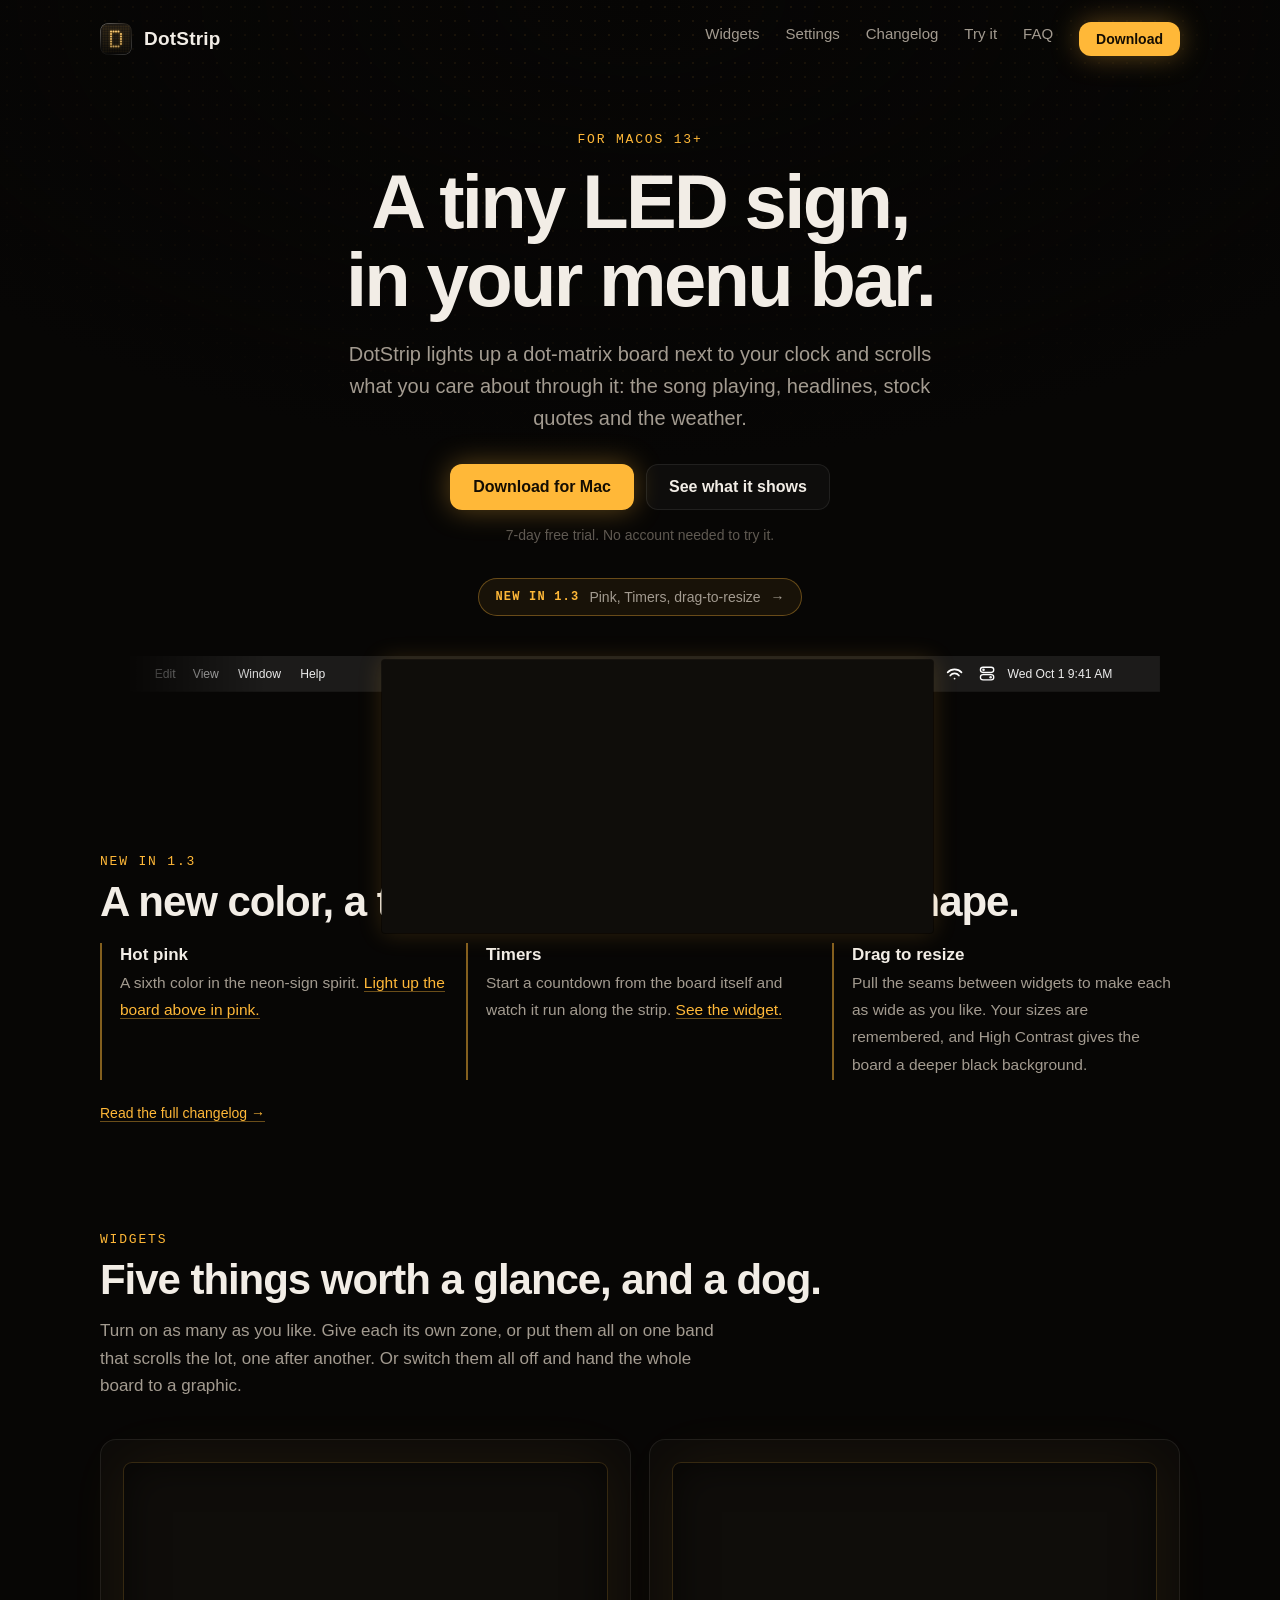
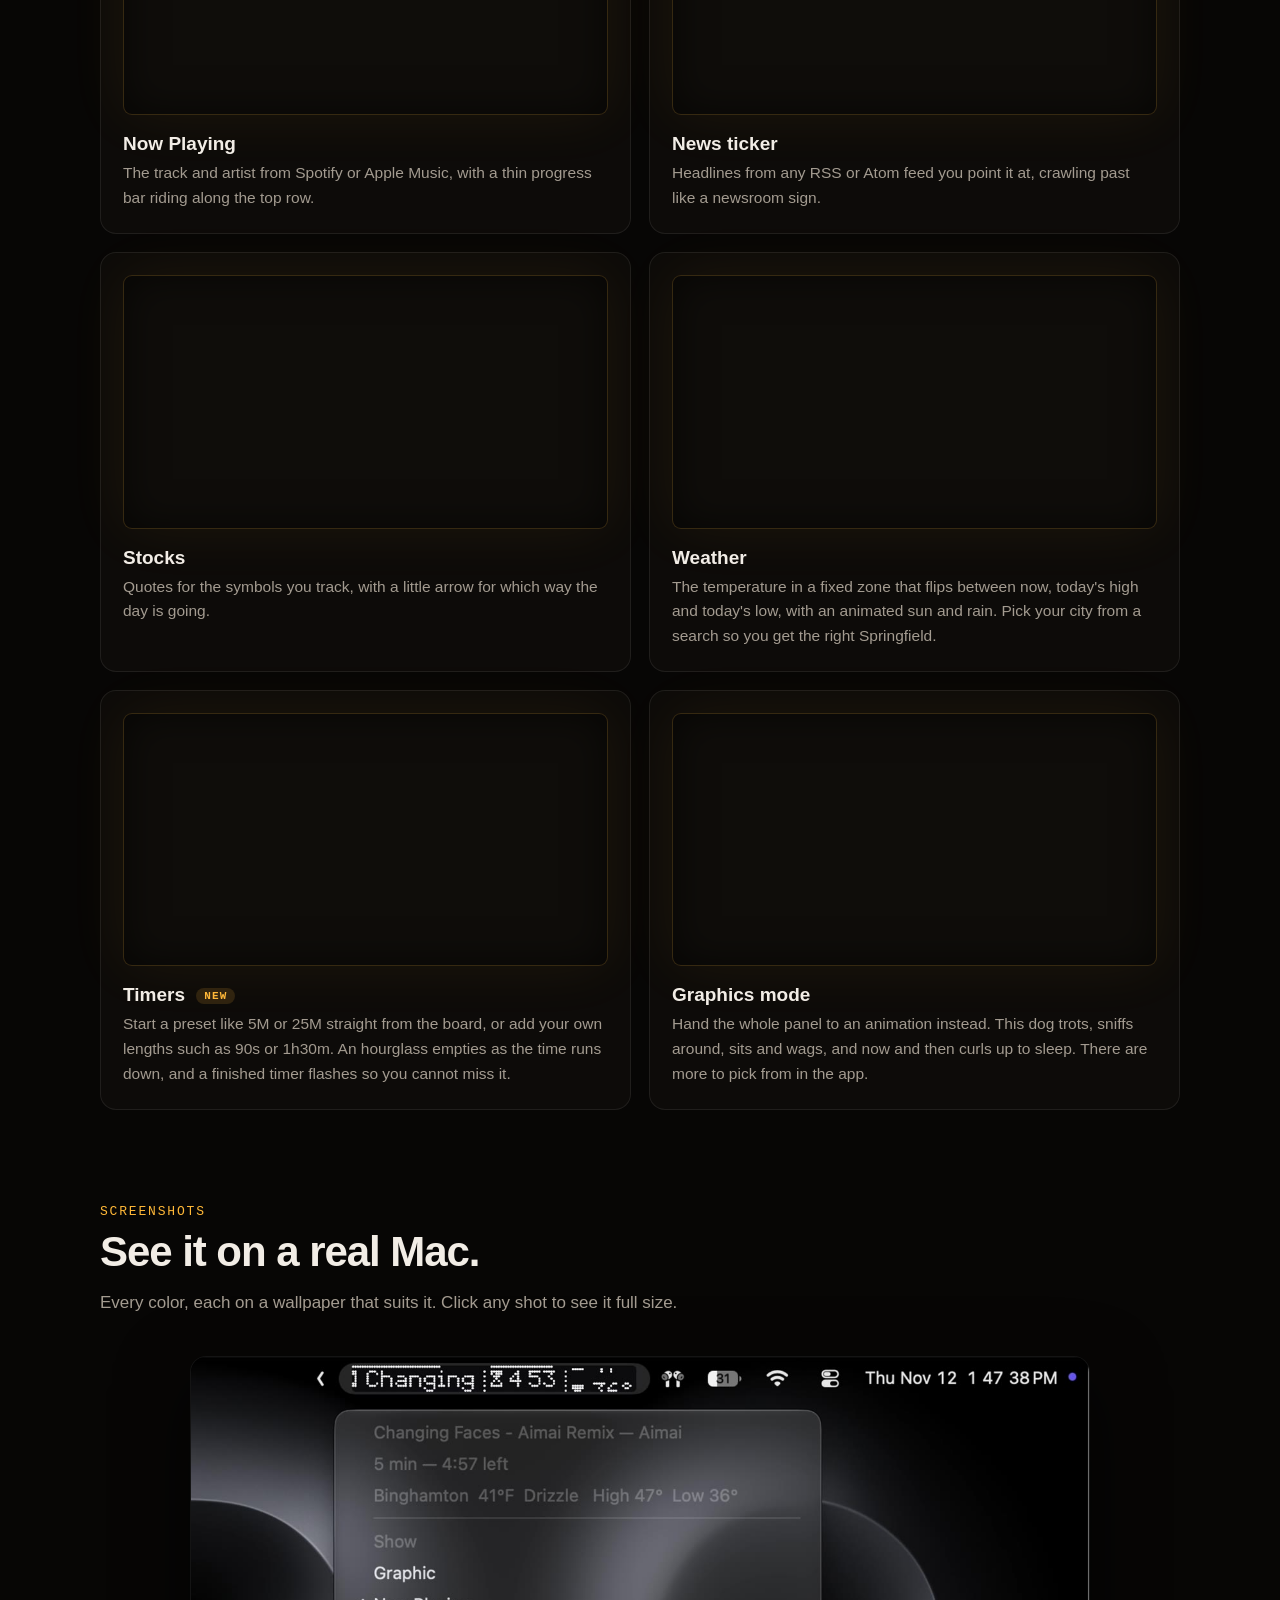
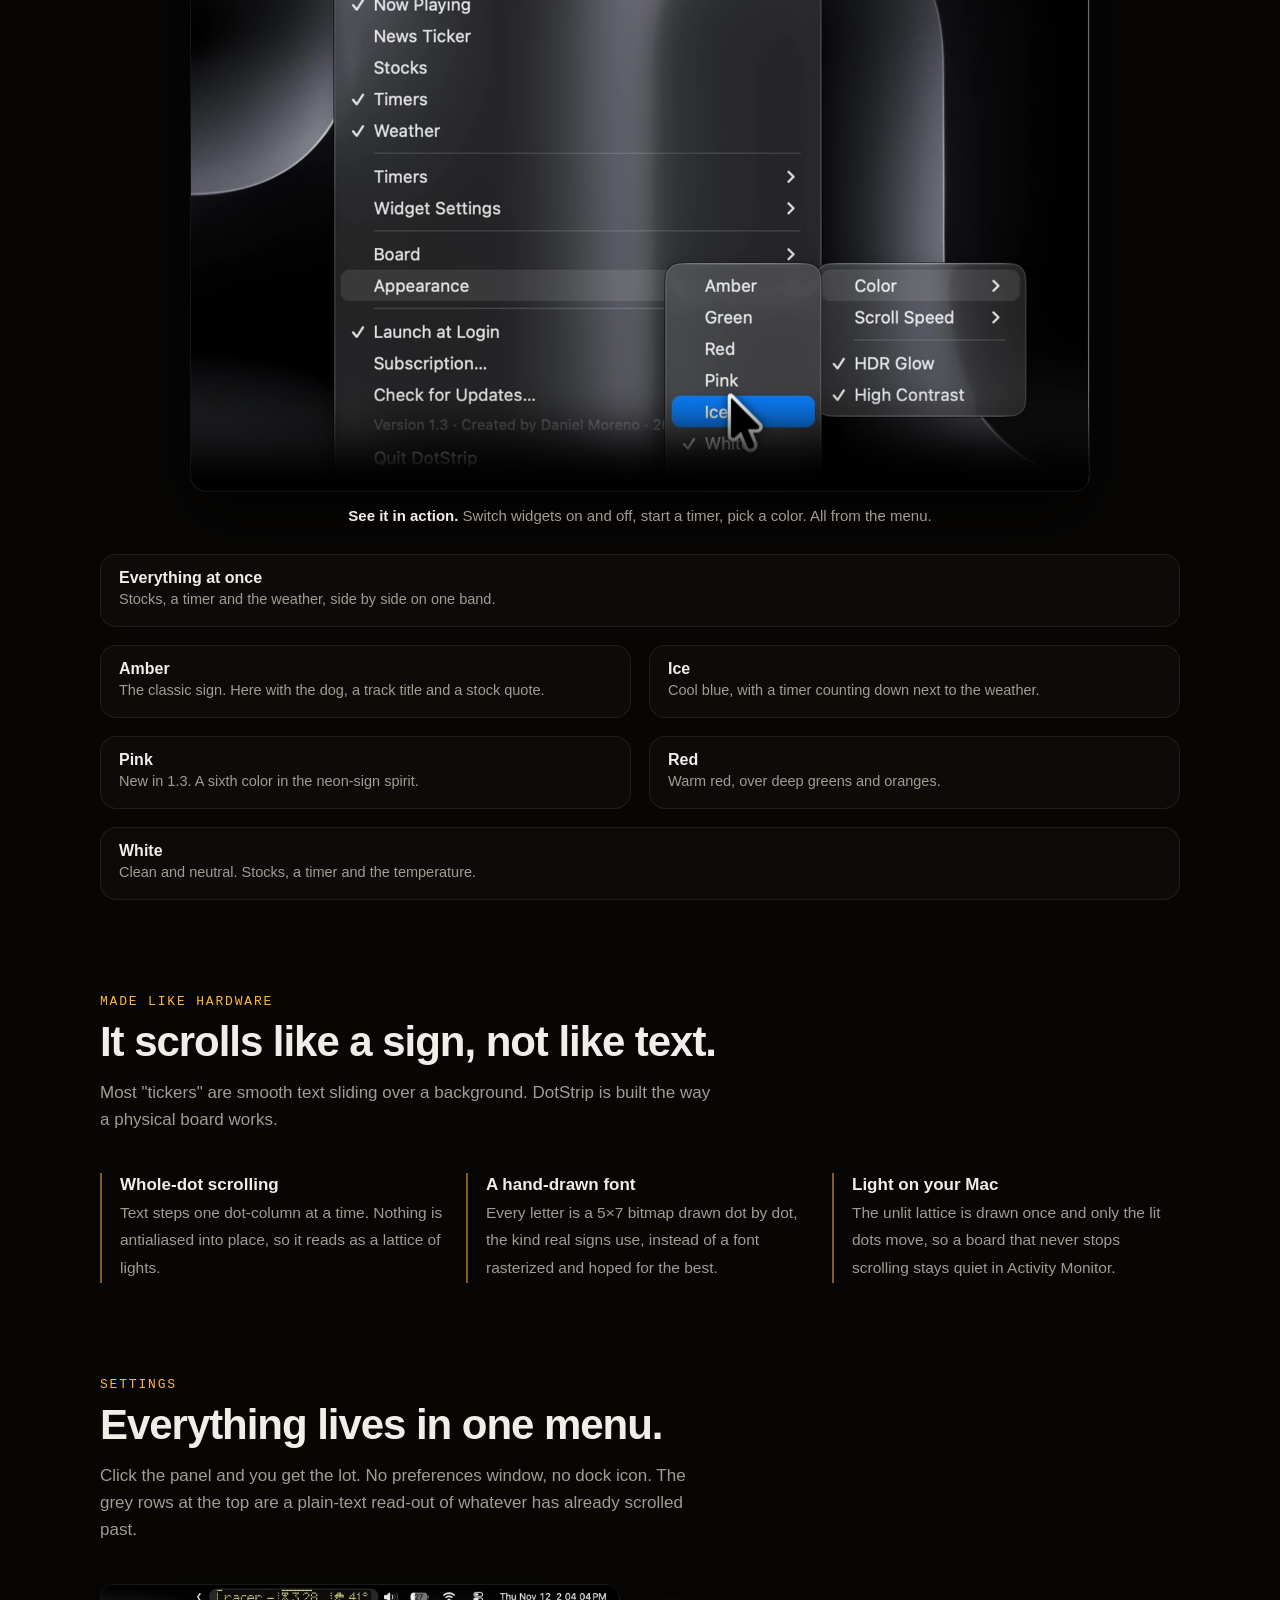
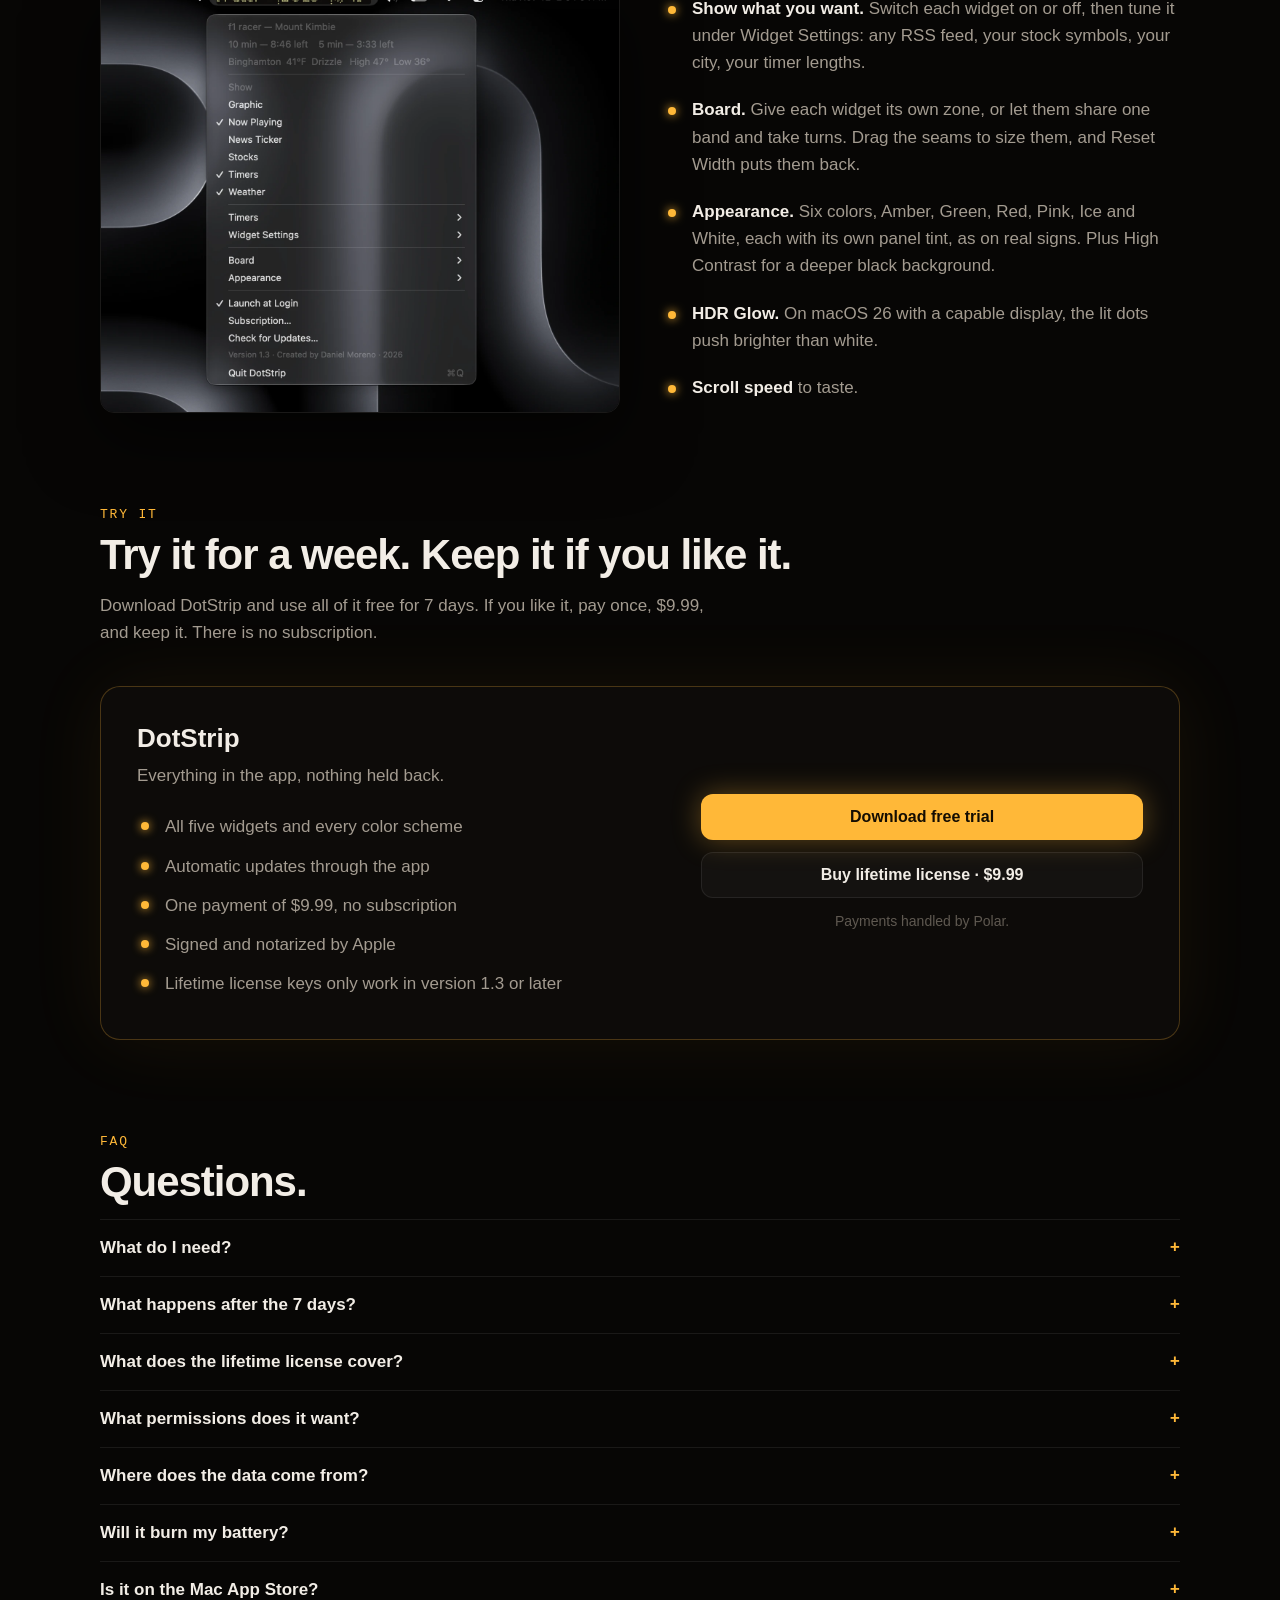
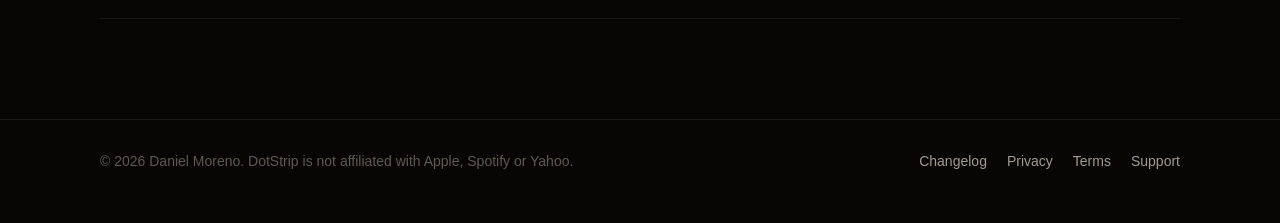
<file: index.html>
<!doctype html>
<html lang="en">
<head>
<meta charset="utf-8">
<meta name="viewport" content="width=device-width, initial-scale=1">
<title>DotStrip — a tiny LED sign in your Mac's menu bar</title>
<link rel="canonical" href="https://dotstrip.app/">
<meta name="description" content="DotStrip puts a dot-matrix LED board in your macOS menu bar and scrolls what you're playing, the news, stock quotes and the weather through it.">
<meta name="theme-color" content="#070605">
<meta property="og:type" content="website">
<meta property="og:url" content="https://dotstrip.app/">
<meta property="og:image" content="https://dotstrip.app/assets/og.png">
<meta property="og:image:width" content="1200">
<meta property="og:image:height" content="630">
<meta name="twitter:card" content="summary_large_image">
<meta name="twitter:image" content="https://dotstrip.app/assets/og.png">
<meta property="og:title" content="DotStrip — a tiny LED sign in your Mac's menu bar">
<meta property="og:description" content="A dot-matrix LED board in your menu bar: now playing, headlines, stocks and weather.">
<link rel="icon" href="assets/icon.png">
<link rel="stylesheet" href="assets/style.css">
<link rel="stylesheet" href="assets/menubar.css">
<link rel="stylesheet" href="assets/gallery.css">
<script defer src="https://cloud.umami.is/script.js" data-website-id="881c015a-dc13-47d8-9dbd-c91f7316cd93"></script>
</head>
<body>
<div class="wrap">
  <nav>
    <a class="brand" href="/"><img src="assets/icon.png" alt="">DotStrip</a>
    <ul>
      <li><a href="#widgets">Widgets</a></li>
      <li><a href="#menu">Settings</a></li>
      <li><a href="changelog.html">Changelog</a></li>
      <li><a href="#pricing">Try it</a></li>
      <li><a href="#faq">FAQ</a></li>
      <li><a class="btn primary" style="padding:8px 16px;font-size:14px" href="#pricing">Download</a></li>
    </ul>
  </nav>

  <header class="hero">
    <div class="eyebrow">For macOS 13+</div>
    <h1>A tiny LED sign,<br>in your menu bar.</h1>
    <p class="lede">DotStrip lights up a dot-matrix board next to your clock and scrolls what you care about through it: the song playing, headlines, stock quotes and the weather.</p>
    <div class="cta">
      <a class="btn primary" href="#" data-download>Download for Mac</a>
      <a class="btn ghost" href="#widgets">See what it shows</a>
    </div>
    <p class="fine">7-day free trial. No account needed to try it.</p>
    <a class="whatsnew" href="changelog.html"><b>New in 1.3</b> Pink, Timers, drag-to-resize <span aria-hidden="true">&rarr;</span></a>

    <div class="menubar-clip"><div class="menubar"><img src="assets/strip.svg" alt=""><div class="panel"><div class="clip" role="img" aria-label="The DotStrip panel in the macOS menu bar, scrolling a track title next to an AAPL stock quote and the temperature"><video data-clip="bar" width="1440" height="66" muted loop playsinline autoplay preload="auto" disablepictureinpicture aria-hidden="true"></video></div></div></div></div>

    <div class="zoom" id="colors">
      <div class="zoom-label">
        <div class="swatches" role="group" aria-label="Board color">
          <span>Color</span>
          <button data-theme="amber" style="--c:#ffb838" aria-label="Amber" aria-pressed="true"></button>
          <button data-theme="green" style="--c:#47ff70" aria-label="Green"></button>
          <button data-theme="red"   style="--c:#ff4536" aria-label="Red"></button>
          <button data-theme="pink"  style="--c:#ff5cb3" aria-label="Pink"></button>
          <button data-theme="ice"   style="--c:#6bd1ff" aria-label="Ice"></button>
          <button data-theme="mono"  style="--c:#f0f2ff" aria-label="White"></button>
        </div>
      </div>
    </div>
  </header>

  <section id="new">
    <div class="eyebrow">New in 1.3</div>
    <h2>A new color, a timer, and a board you can shape.</h2>
    <div class="facts">
      <div class="fact"><b>Hot pink</b><span>A sixth color in the neon-sign spirit. <a class="inline" href="#colors" data-theme="pink">Light up the board above in pink.</a></span></div>
      <div class="fact"><b>Timers</b><span>Start a countdown from the board itself and watch it run along the strip. <a class="inline" href="#timers">See the widget.</a></span></div>
      <div class="fact"><b>Drag to resize</b><span>Pull the seams between widgets to make each as wide as you like. Your sizes are remembered, and High Contrast gives the board a deeper black background.</span></div>
    </div>
    <p class="fine" style="margin-top:22px"><a class="inline" href="changelog.html">Read the full changelog &rarr;</a></p>
  </section>

  <section id="widgets">
    <div class="eyebrow">Widgets</div>
    <h2>Five things worth a glance, and a dog.</h2>
    <p class="sub">Turn on as many as you like. Give each its own zone, or put them all on one band that scrolls the lot, one after another. Or switch them all off and hand the whole board to a graphic.</p>
    <div class="grid">
      <div class="card"><div class="board"><div class="clip" role="img" aria-label="Now Playing widget: a scrolling track title"><video data-clip="card-music" width="1008" height="154" muted loop playsinline autoplay preload="none" disablepictureinpicture aria-hidden="true"></video></div></div>
        <h3>Now Playing</h3><p>The track and artist from Spotify or Apple Music, with a thin progress bar riding along the top row.</p></div>
      <div class="card"><div class="board"><div class="clip" role="img" aria-label="News ticker widget: scrolling headlines"><video data-clip="card-news" width="1008" height="154" muted loop playsinline autoplay preload="none" disablepictureinpicture aria-hidden="true"></video></div></div>
        <h3>News ticker</h3><p>Headlines from any RSS or Atom feed you point it at, crawling past like a newsroom sign.</p></div>
      <div class="card"><div class="board"><div class="clip" role="img" aria-label="Stocks widget: scrolling quotes"><video data-clip="card-stocks" width="1080" height="110" muted loop playsinline autoplay preload="none" disablepictureinpicture aria-hidden="true"></video></div></div>
        <h3>Stocks</h3><p>Quotes for the symbols you track, with a little arrow for which way the day is going.</p></div>
      <div class="card"><div class="board"><div class="clip" role="img" aria-label="Weather widget: temperature, high and low"><video data-clip="card-weather" width="960" height="264" muted loop playsinline autoplay preload="none" disablepictureinpicture aria-hidden="true"></video></div></div>
        <h3>Weather</h3><p>The temperature in a fixed zone that flips between now, today's high and today's low, with an animated sun and rain. Pick your city from a search so you get the right Springfield.</p></div>
      <div class="card" id="timers"><div class="board"><div class="clip" role="img" aria-label="Timers widget: a row of preset lengths, then an hourglass and a countdown with a bar along the top row shrinking"><video data-clip="card-timer" width="1008" height="154" muted loop playsinline autoplay preload="none" disablepictureinpicture aria-hidden="true"></video></div></div>
        <h3>Timers <span class="tag">New</span></h3><p>Start a preset like 5M or 25M straight from the board, or add your own lengths such as 90s or 1h30m. An hourglass empties as the time runs down, and a finished timer flashes so you cannot miss it.</p></div>
      <div class="card"><div class="board"><div class="clip" role="img" aria-label="Graphics mode: a small pixel dog trotting along the panel"><video data-clip="dog" width="1008" height="154" muted loop playsinline autoplay preload="none" disablepictureinpicture aria-hidden="true"></video></div></div>
        <h3>Graphics mode</h3><p>Hand the whole panel to an animation instead. This dog trots, sniffs around, sits and wags, and now and then curls up to sleep. There are more to pick from in the app.</p></div>
    </div>
  </section>

  <section id="screenshots">
    <div class="eyebrow">Screenshots</div>
    <h2>See it on a real Mac.</h2>
    <p class="sub">Every color, each on a wallpaper that suits it. Click any shot to see it full size.</p>
    <figure class="demo">
      <video controls playsinline preload="metadata" poster="assets/demo-poster.jpg" aria-label="A short screen recording: turning DotStrip widgets on and off, starting a timer and picking a board color from the menu"><source src="assets/demo.mp4" type="video/mp4"></video>
      <figcaption><b>See it in action.</b> Switch widgets on and off, start a timer, pick a color. All from the menu.</figcaption>
    </figure>
    <div class="shots">
      <button class="shot wide" type="button" data-title="Everything at once" data-text="Stocks, a timer and the weather, side by side on one band." data-full="assets/shots/hero.jpg"><span class="frame"><img src="assets/shots/hero.jpg" alt="DotStrip in the macOS menu bar on a dark wallpaper, showing a news headline, a stock quote, a timer and the temperature" loading="lazy"></span><span class="cap"><b>Everything at once</b><span>Stocks, a timer and the weather, side by side on one band.</span></span></button>
      <button class="shot mid" type="button" data-title="Amber" data-text="The classic sign. Here with the dog, a track title and a stock quote." data-full="assets/shots/amber.jpg"><span class="frame"><img src="assets/shots/amber.jpg" alt="DotStrip in amber on a desert wallpaper, with the dog, a track title and a stock quote" loading="lazy"></span><span class="cap"><b>Amber</b><span>The classic sign. Here with the dog, a track title and a stock quote.</span></span></button>
      <button class="shot mid" type="button" data-title="Ice" data-text="Cool blue, with a timer counting down next to the weather." data-full="assets/shots/ice.jpg"><span class="frame"><img src="assets/shots/ice.jpg" alt="DotStrip in ice blue on a blue wallpaper, showing a track title, a timer and the weather" loading="lazy"></span><span class="cap"><b>Ice</b><span>Cool blue, with a timer counting down next to the weather.</span></span></button>
      <button class="shot mid" type="button" data-title="Pink" data-text="New in 1.3. A sixth color in the neon-sign spirit." data-full="assets/shots/pink.jpg"><span class="frame"><img src="assets/shots/pink.jpg" alt="DotStrip in hot pink on a pink wallpaper, showing a track title, a timer and a stock arrow" loading="lazy"></span><span class="cap"><b>Pink</b><span>New in 1.3. A sixth color in the neon-sign spirit.</span></span></button>
      <button class="shot mid" type="button" data-title="Red" data-text="Warm red, over deep greens and oranges." data-full="assets/shots/red.jpg"><span class="frame"><img src="assets/shots/red.jpg" alt="DotStrip in red on a dark wallpaper, showing a track title, a timer and the weather" loading="lazy"></span><span class="cap"><b>Red</b><span>Warm red, over deep greens and oranges.</span></span></button>
      <button class="shot mid" type="button" data-title="White" data-text="Clean and neutral. Stocks, a timer and the temperature." data-full="assets/shots/white.jpg"><span class="frame"><img src="assets/shots/white.jpg" alt="DotStrip in white on a black wallpaper, showing a stock quote, a timer and the temperature" loading="lazy"></span><span class="cap"><b>White</b><span>Clean and neutral. Stocks, a timer and the temperature.</span></span></button>
    </div>
  </section>

  <section>
    <div class="eyebrow">Made like hardware</div>
    <h2>It scrolls like a sign, not like text.</h2>
    <p class="sub">Most "tickers" are smooth text sliding over a background. DotStrip is built the way a physical board works.</p>
    <div class="facts">
      <div class="fact"><b>Whole-dot scrolling</b><span>Text steps one dot-column at a time. Nothing is antialiased into place, so it reads as a lattice of lights.</span></div>
      <div class="fact"><b>A hand-drawn font</b><span>Every letter is a 5&times;7 bitmap drawn dot by dot, the kind real signs use, instead of a font rasterized and hoped for the best.</span></div>
      <div class="fact"><b>Light on your Mac</b><span>The unlit lattice is drawn once and only the lit dots move, so a board that never stops scrolling stays quiet in Activity Monitor.</span></div>
    </div>
  </section>

  <section id="menu">
    <div class="eyebrow">Settings</div>
    <h2>Everything lives in one menu.</h2>
    <p class="sub">Click the panel and you get the lot. No preferences window, no dock icon. The grey rows at the top are a plain-text read-out of whatever has already scrolled past.</p>
    <div class="menu-feature">
      <img src="assets/menu.webp" alt="The DotStrip menu open under the strip: widget toggles for Now Playing, News Ticker, Stocks, Timers and Weather, with Timers, Widget Settings, Board and Appearance below" width="1424" height="1174" loading="lazy">
      <ul class="bullets">
        <li><b>Show what you want.</b> Switch each widget on or off, then tune it under Widget Settings: any RSS feed, your stock symbols, your city, your timer lengths.</li>
        <li><b>Board.</b> Give each widget its own zone, or let them share one band and take turns. Drag the seams to size them, and Reset Width puts them back.</li>
        <li><b>Appearance.</b> Six colors, Amber, Green, Red, Pink, Ice and White, each with its own panel tint, as on real signs. Plus High Contrast for a deeper black background.</li>
        <li><b>HDR Glow.</b> On macOS 26 with a capable display, the lit dots push brighter than white.</li>
        <li><b>Scroll speed</b> to taste.</li>
      </ul>
    </div>
  </section>

  <section id="pricing">
    <div class="eyebrow">Try it</div>
    <h2>Try it for a week. Keep it if you like it.</h2>
    <p class="sub">Download DotStrip and use all of it free for 7 days. If you like it, pay once, $9.99, and keep it. There is no subscription.</p>
    <div class="price">
      <div>
        <h3>DotStrip</h3>
        <span style="color:var(--dim)">Everything in the app, nothing held back.</span>
        <ul>
          <li>All five widgets and every color scheme</li>
          <li>Automatic updates through the app</li>
          <li>One payment of $9.99, no subscription</li>
          <li>Signed and notarized by Apple</li>
          <li>Lifetime license keys only work in version 1.3 or later</li>
        </ul>
      </div>
      <div class="side">
        <a class="btn primary" href="#" data-download>Download free trial</a>
        <a class="btn ghost" href="#" data-lifetime>Buy lifetime license &middot; $9.99</a>
        <p class="fine">Payments handled by Polar.</p>
      </div>
    </div>
  </section>

  <section id="faq">
    <div class="eyebrow">FAQ</div>
    <h2>Questions.</h2>
    <details><summary>What do I need?</summary><p>A Mac running macOS 13 Ventura or later. There is no Dock icon and no window: DotStrip is just the board in your menu bar, and clicking it opens the settings.</p></details>
    <details><summary>What happens after the 7 days?</summary><p>The board stops until you buy a lifetime license. You'll get a prompt where you can buy one or enter a license key you already have.</p></details>
    <details><summary>What does the lifetime license cover?</summary><p>A one-time payment unlocks DotStrip on your Macs for good, with no renewals. It includes updates to the app. The key is in your Polar receipt, and the app keeps working offline. Lifetime keys can only be redeemed in version 1.3 or later, so if you have an older version, choose Check for Updates from the DotStrip menu first.</p></details>
    <details><summary>What permissions does it want?</summary><p>Only Automation, the first time Now Playing looks for Spotify or Music. If you say no, that widget stays empty and nothing else is affected.</p></details>
    <details><summary>Where does the data come from?</summary><p>Weather from Open-Meteo, stock quotes from Yahoo Finance, headlines from the feeds you choose. None of them needs an account or API key, and DotStrip keeps no analytics on you. See the <a href="privacy.html" style="color:var(--on)">privacy policy</a>.</p></details>
    <details><summary>Will it burn my battery?</summary><p>No. It is designed to redraw as little as possible, and you can pick a slower scroll speed from the menu.</p></details>
    <details><summary>Is it on the Mac App Store?</summary><p>No, it's a direct download so updates can ship the moment they're ready. It's still signed and notarized, so it opens without a Gatekeeper warning.</p></details>
  </section>
</div>

<footer>
  <div class="wrap">
    <span>&copy; 2026 Daniel Moreno. DotStrip is not affiliated with Apple, Spotify or Yahoo.</span>
    <span><a href="changelog.html">Changelog</a><a href="privacy.html">Privacy</a><a href="terms.html">Terms</a><a href="support.html">Support</a></span>
  </div>
</footer>

<script src="assets/site.js"></script>
<script src="assets/gallery.js"></script>
</body>
</html>
</file>
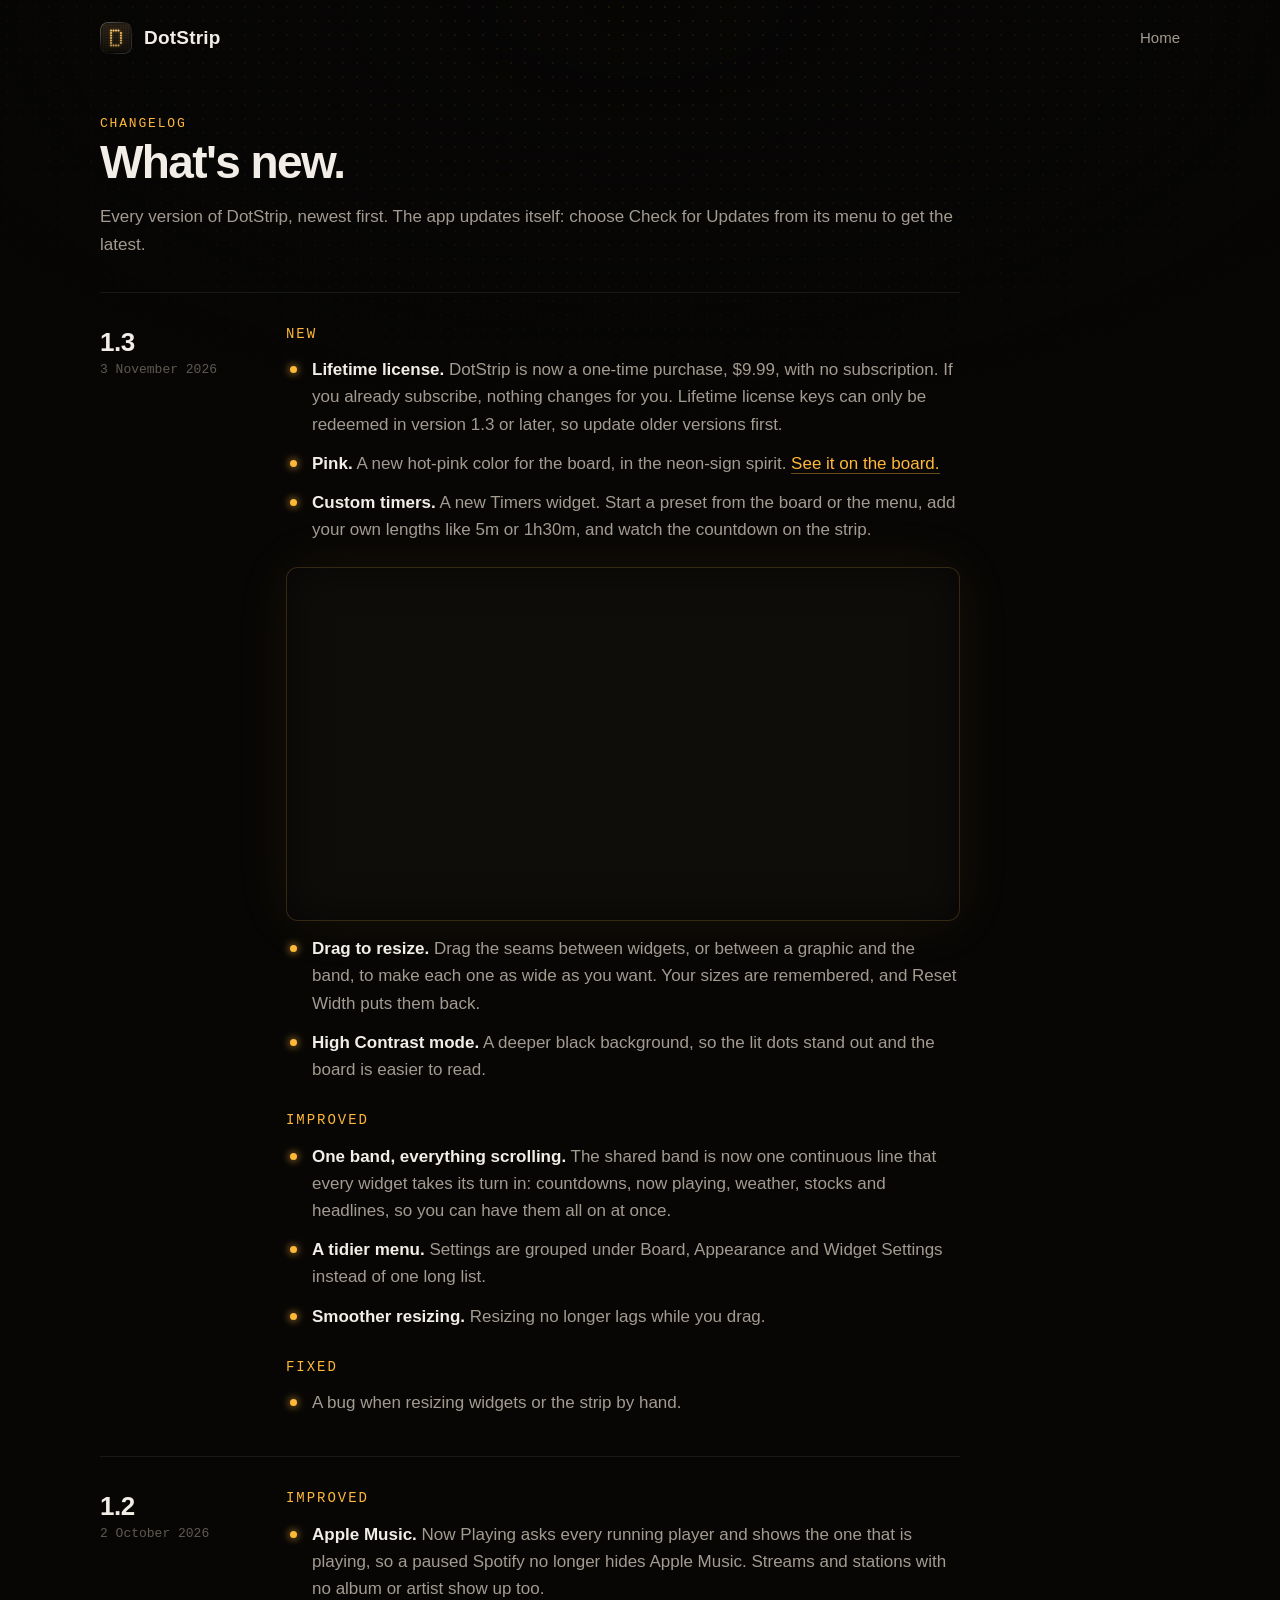
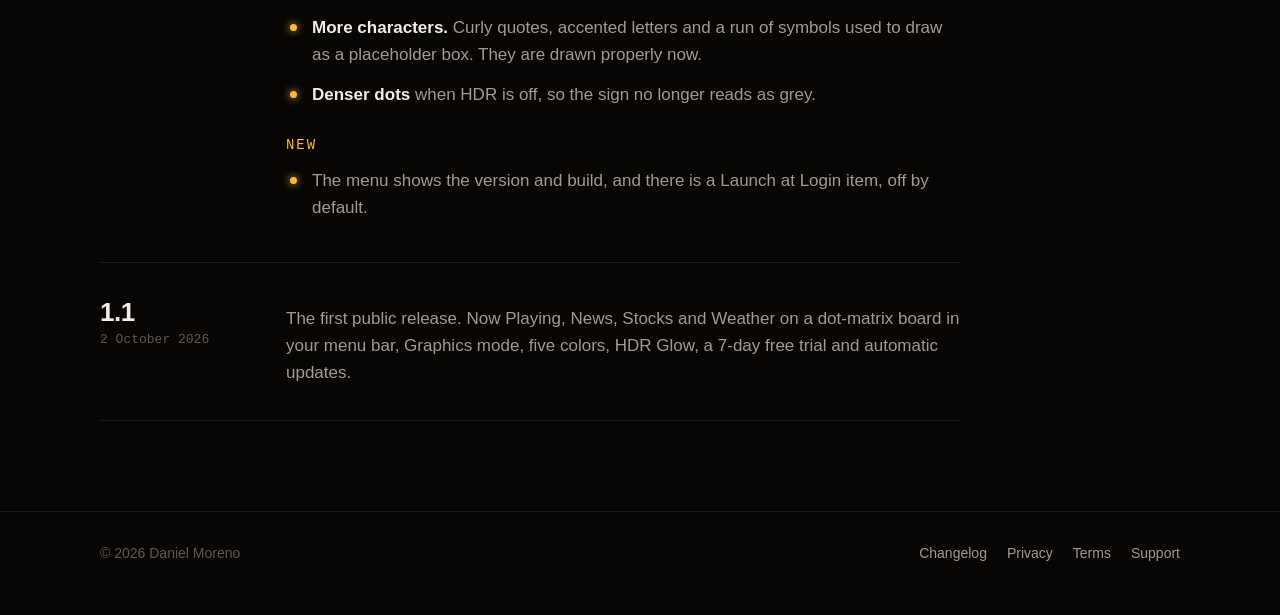
<file: changelog.html>
<!doctype html>
<html lang="en">
<head>
<meta charset="utf-8">
<meta name="viewport" content="width=device-width, initial-scale=1">
<title>Changelog — DotStrip</title>
<link rel="canonical" href="https://dotstrip.app/changelog.html">
<meta name="description" content="What's new in each version of DotStrip, the LED sign for your Mac's menu bar.">
<link rel="icon" href="assets/icon.png">
<link rel="stylesheet" href="assets/style.css">
<script defer src="https://cloud.umami.is/script.js" data-website-id="881c015a-dc13-47d8-9dbd-c91f7316cd93"></script>
</head>
<body>
<div class="wrap">
  <nav><a class="brand" href="/"><img src="assets/icon.png" alt="">DotStrip</a>
  <ul><li><a href="/">Home</a></li></ul></nav>
  <main class="doc" style="max-width:860px">
    <div class="eyebrow">Changelog</div>
    <h1>What's new.</h1>
    <p>Every version of DotStrip, newest first. The app updates itself: choose Check for Updates from its menu to get the latest.</p>

    <div class="releases">
      <article class="release" id="v1.3">
        <div class="when"><b>1.3</b>3 November 2026</div>
        <div>
          <h2>New</h2>
          <ul>
            <li><b>Lifetime license.</b> DotStrip is now a one-time purchase, $9.99, with no subscription. If you already subscribe, nothing changes for you. Lifetime license keys can only be redeemed in version 1.3 or later, so update older versions first.</li>
            <li><b>Pink.</b> A new hot-pink color for the board, in the neon-sign spirit. <a class="inline" href="index.html#colors" data-theme="pink">See it on the board.</a></li>
            <li><b>Custom timers.</b> A new Timers widget. Start a preset from the board or the menu, add your own lengths like 5m or 1h30m, and watch the countdown on the strip.</li>
          </ul>
          <div class="figure"><div class="board"><div class="clip" role="img" aria-label="The Timers widget: preset lengths, then an hourglass and a countdown"><video data-clip="card-timer" width="1008" height="154" muted loop playsinline autoplay preload="none" disablepictureinpicture aria-hidden="true"></video></div></div></div>
          <ul>
            <li><b>Drag to resize.</b> Drag the seams between widgets, or between a graphic and the band, to make each one as wide as you want. Your sizes are remembered, and Reset Width puts them back.</li>
            <li><b>High Contrast mode.</b> A deeper black background, so the lit dots stand out and the board is easier to read.</li>
          </ul>
          <h2>Improved</h2>
          <ul>
            <li><b>One band, everything scrolling.</b> The shared band is now one continuous line that every widget takes its turn in: countdowns, now playing, weather, stocks and headlines, so you can have them all on at once.</li>
            <li><b>A tidier menu.</b> Settings are grouped under Board, Appearance and Widget Settings instead of one long list.</li>
            <li><b>Smoother resizing.</b> Resizing no longer lags while you drag.</li>
          </ul>
          <h2>Fixed</h2>
          <ul>
            <li>A bug when resizing widgets or the strip by hand.</li>
          </ul>
        </div>
      </article>

      <article class="release" id="v1.2">
        <div class="when"><b>1.2</b>2 October 2026</div>
        <div>
          <h2>Improved</h2>
          <ul>
            <li><b>Apple Music.</b> Now Playing asks every running player and shows the one that is playing, so a paused Spotify no longer hides Apple Music. Streams and stations with no album or artist show up too.</li>
            <li><b>More characters.</b> Curly quotes, accented letters and a run of symbols used to draw as a placeholder box. They are drawn properly now.</li>
            <li><b>Denser dots</b> when HDR is off, so the sign no longer reads as grey.</li>
          </ul>
          <h2>New</h2>
          <ul>
            <li>The menu shows the version and build, and there is a Launch at Login item, off by default.</li>
          </ul>
        </div>
      </article>

      <article class="release" id="v1.1">
        <div class="when"><b>1.1</b>2 October 2026</div>
        <div>
          <p>The first public release. Now Playing, News, Stocks and Weather on a dot-matrix board in your menu bar, Graphics mode, five colors, HDR Glow, a 7-day free trial and automatic updates.</p>
        </div>
      </article>
    </div>
  </main>
</div>
<footer><div class="wrap"><span>&copy; 2026 Daniel Moreno</span>
<span><a href="changelog.html">Changelog</a><a href="privacy.html">Privacy</a><a href="terms.html">Terms</a><a href="support.html">Support</a></span></div></footer>
<script src="assets/site.js"></script>
</body>
</html>
</file>
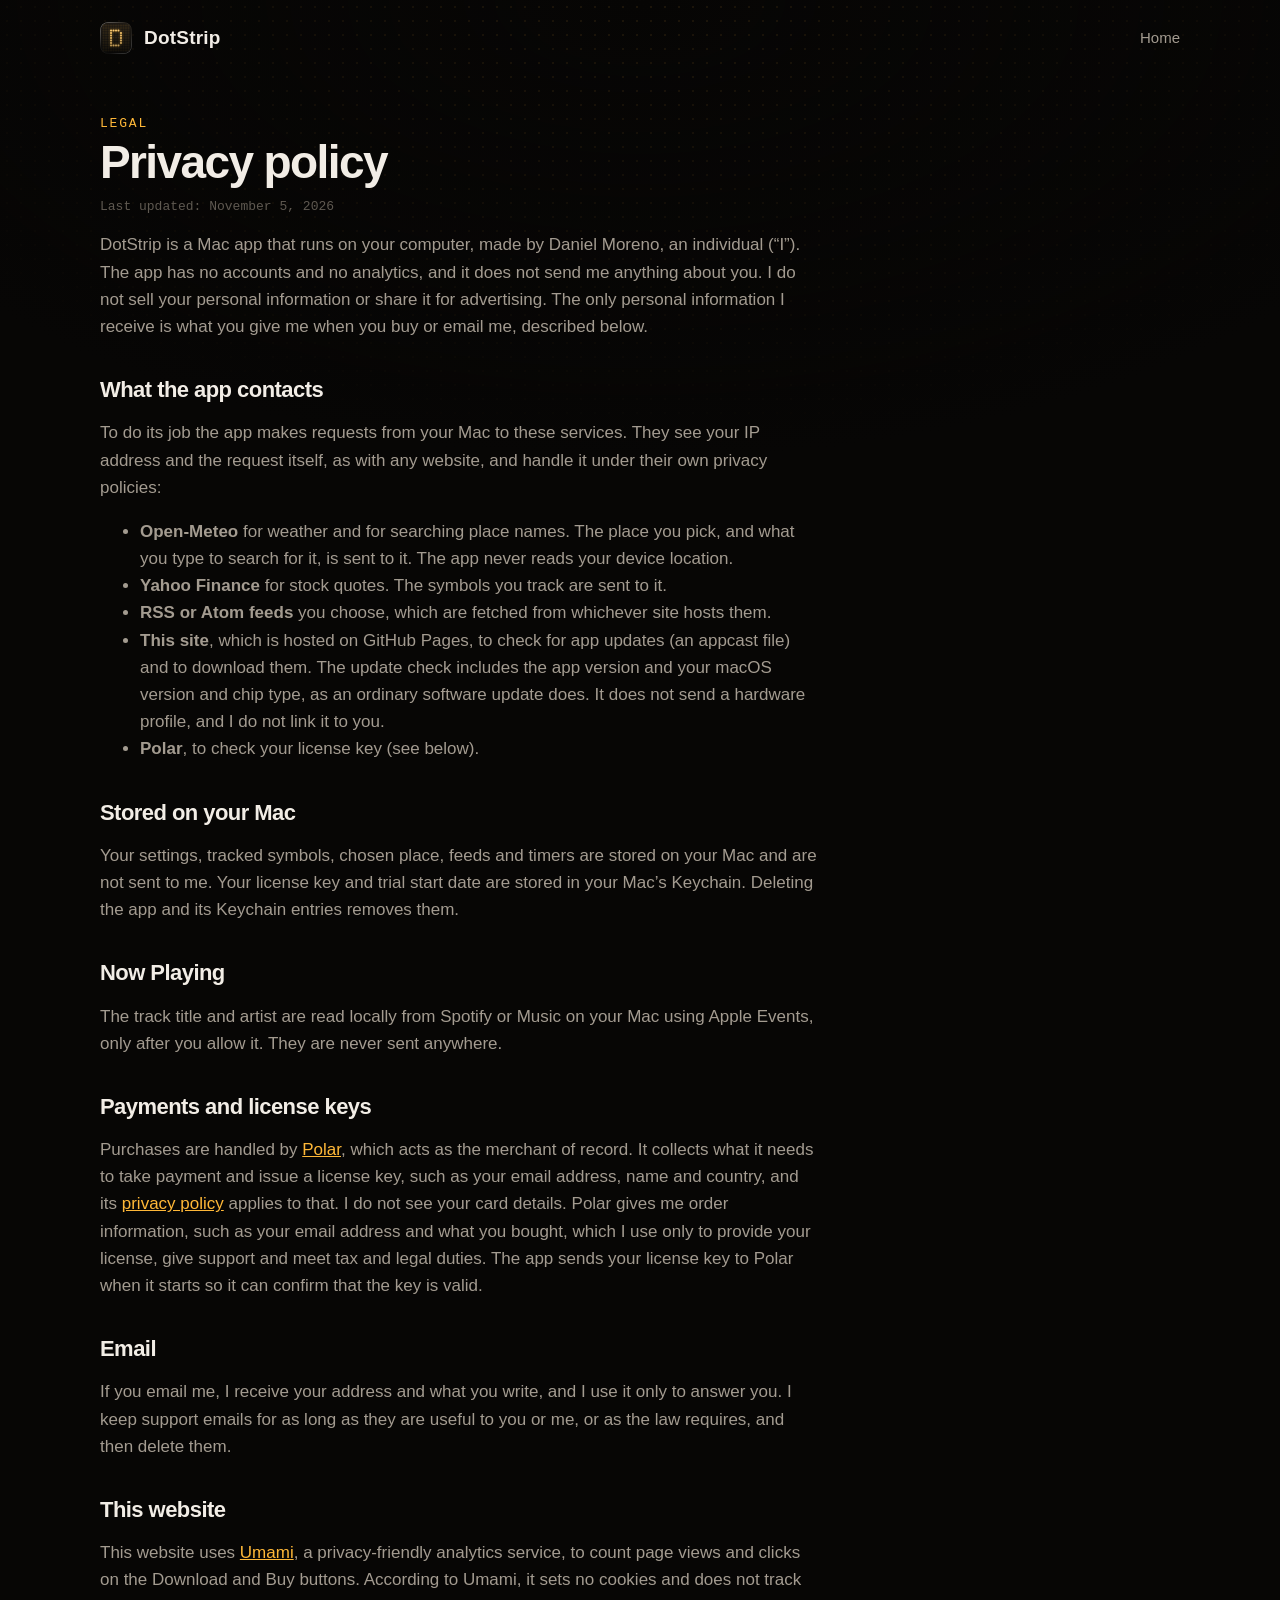
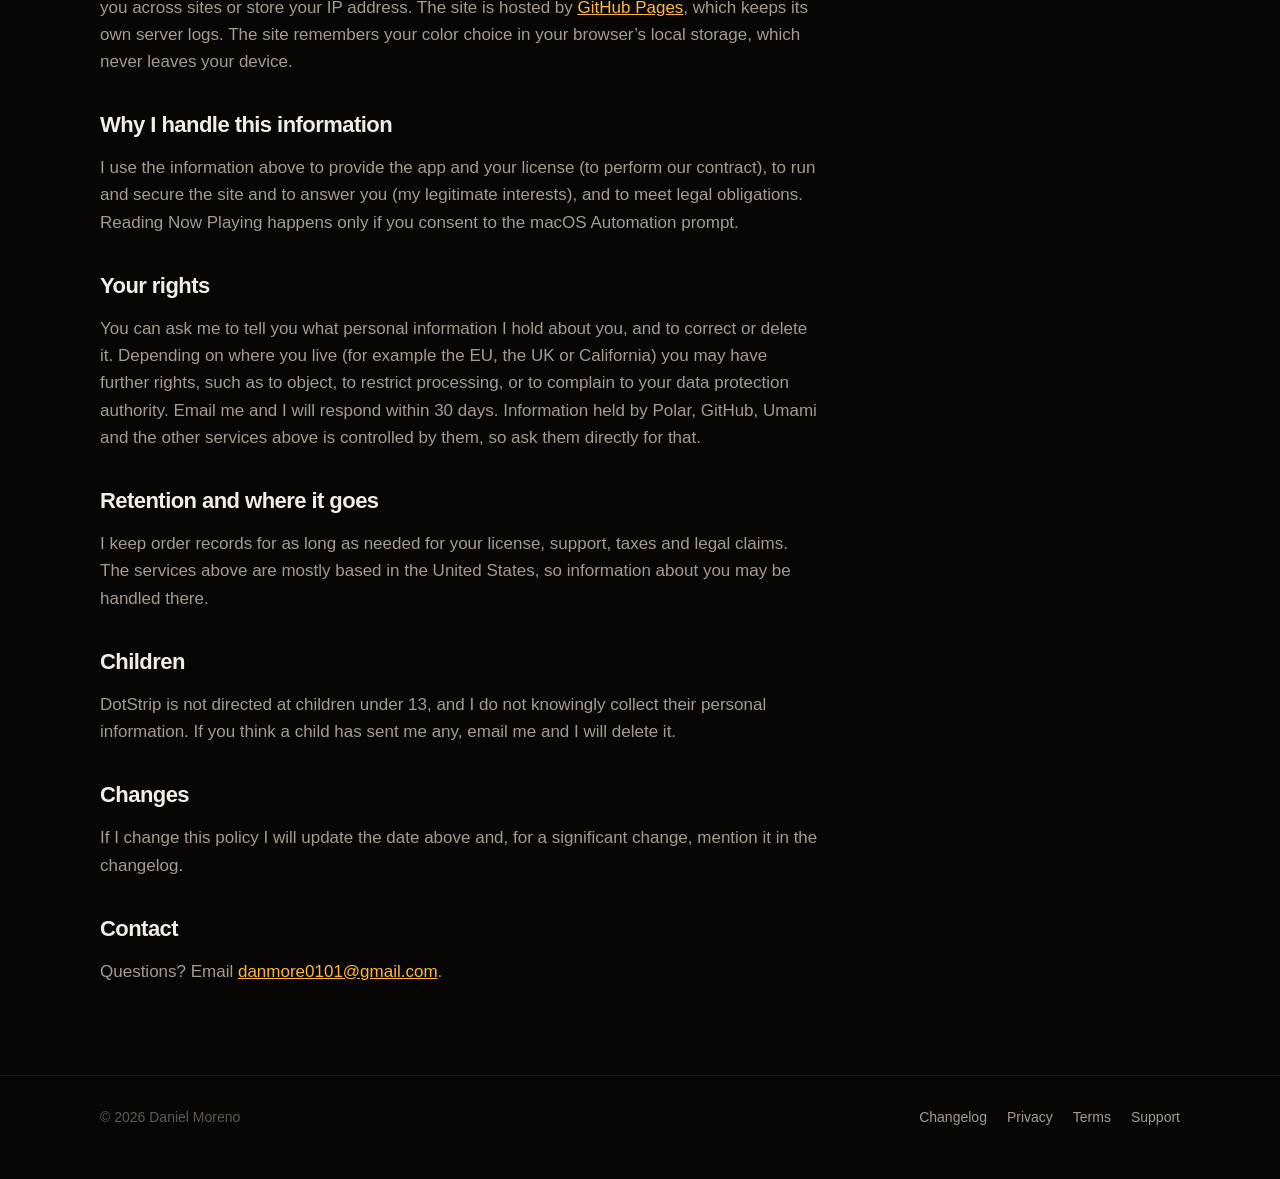
<file: privacy.html>
<!doctype html>
<html lang="en">
<head>
<meta charset="utf-8">
<meta name="viewport" content="width=device-width, initial-scale=1">
<title>Privacy — DotStrip</title>
<link rel="icon" href="assets/icon.png">
<link rel="stylesheet" href="assets/style.css">
<script defer src="https://cloud.umami.is/script.js" data-website-id="881c015a-dc13-47d8-9dbd-c91f7316cd93"></script>
</head>
<body>
<div class="wrap">
  <nav><a class="brand" href="/"><img src="assets/icon.png" alt="">DotStrip</a>
  <ul><li><a href="/">Home</a></li></ul></nav>
  <main class="doc">
    <div class="eyebrow">Legal</div>
    <h1>Privacy policy</h1>
    <p class="meta">Last updated: November 5, 2026</p>
    <p>DotStrip is a Mac app that runs on your computer, made by Daniel Moreno, an individual (&ldquo;I&rdquo;). The app has no accounts and no analytics, and it does not send me anything about you. I do not sell your personal information or share it for advertising. The only personal information I receive is what you give me when you buy or email me, described below.</p>

    <h2>What the app contacts</h2>
    <p>To do its job the app makes requests from your Mac to these services. They see your IP address and the request itself, as with any website, and handle it under their own privacy policies:</p>
    <ul>
      <li><b>Open-Meteo</b> for weather and for searching place names. The place you pick, and what you type to search for it, is sent to it. The app never reads your device location.</li>
      <li><b>Yahoo Finance</b> for stock quotes. The symbols you track are sent to it.</li>
      <li><b>RSS or Atom feeds</b> you choose, which are fetched from whichever site hosts them.</li>
      <li><b>This site</b>, which is hosted on GitHub Pages, to check for app updates (an appcast file) and to download them. The update check includes the app version and your macOS version and chip type, as an ordinary software update does. It does not send a hardware profile, and I do not link it to you.</li>
      <li><b>Polar</b>, to check your license key (see below).</li>
    </ul>

    <h2>Stored on your Mac</h2>
    <p>Your settings, tracked symbols, chosen place, feeds and timers are stored on your Mac and are not sent to me. Your license key and trial start date are stored in your Mac&rsquo;s Keychain. Deleting the app and its Keychain entries removes them.</p>

    <h2>Now Playing</h2>
    <p>The track title and artist are read locally from Spotify or Music on your Mac using Apple Events, only after you allow it. They are never sent anywhere.</p>

    <h2>Payments and license keys</h2>
    <p>Purchases are handled by <a href="https://polar.sh">Polar</a>, which acts as the merchant of record. It collects what it needs to take payment and issue a license key, such as your email address, name and country, and its <a href="https://polar.sh/legal/privacy">privacy policy</a> applies to that. I do not see your card details. Polar gives me order information, such as your email address and what you bought, which I use only to provide your license, give support and meet tax and legal duties. The app sends your license key to Polar when it starts so it can confirm that the key is valid.</p>

    <h2>Email</h2>
    <p>If you email me, I receive your address and what you write, and I use it only to answer you. I keep support emails for as long as they are useful to you or me, or as the law requires, and then delete them.</p>

    <h2>This website</h2>
    <p>This website uses <a href="https://umami.is">Umami</a>, a privacy-friendly analytics service, to count page views and clicks on the Download and Buy buttons. According to Umami, it sets no cookies and does not track you across sites or store your IP address. The site is hosted by <a href="https://docs.github.com/en/site-policy/privacy-policies/github-general-privacy-statement">GitHub Pages</a>, which keeps its own server logs. The site remembers your color choice in your browser&rsquo;s local storage, which never leaves your device.</p>

    <h2>Why I handle this information</h2>
    <p>I use the information above to provide the app and your license (to perform our contract), to run and secure the site and to answer you (my legitimate interests), and to meet legal obligations. Reading Now Playing happens only if you consent to the macOS Automation prompt.</p>

    <h2>Your rights</h2>
    <p>You can ask me to tell you what personal information I hold about you, and to correct or delete it. Depending on where you live (for example the EU, the UK or California) you may have further rights, such as to object, to restrict processing, or to complain to your data protection authority. Email me and I will respond within 30 days. Information held by Polar, GitHub, Umami and the other services above is controlled by them, so ask them directly for that.</p>

    <h2>Retention and where it goes</h2>
    <p>I keep order records for as long as needed for your license, support, taxes and legal claims. The services above are mostly based in the United States, so information about you may be handled there.</p>

    <h2>Children</h2>
    <p>DotStrip is not directed at children under 13, and I do not knowingly collect their personal information. If you think a child has sent me any, email me and I will delete it.</p>

    <h2>Changes</h2>
    <p>If I change this policy I will update the date above and, for a significant change, mention it in the changelog.</p>

    <h2>Contact</h2>
    <p>Questions? Email <a href="mailto:danmore0101@gmail.com">danmore0101@gmail.com</a>.</p>
  </main>
</div>
<footer><div class="wrap"><span>&copy; 2026 Daniel Moreno</span>
<span><a href="changelog.html">Changelog</a><a href="privacy.html">Privacy</a><a href="terms.html">Terms</a><a href="support.html">Support</a></span></div></footer>
</body>
</html>
</file>
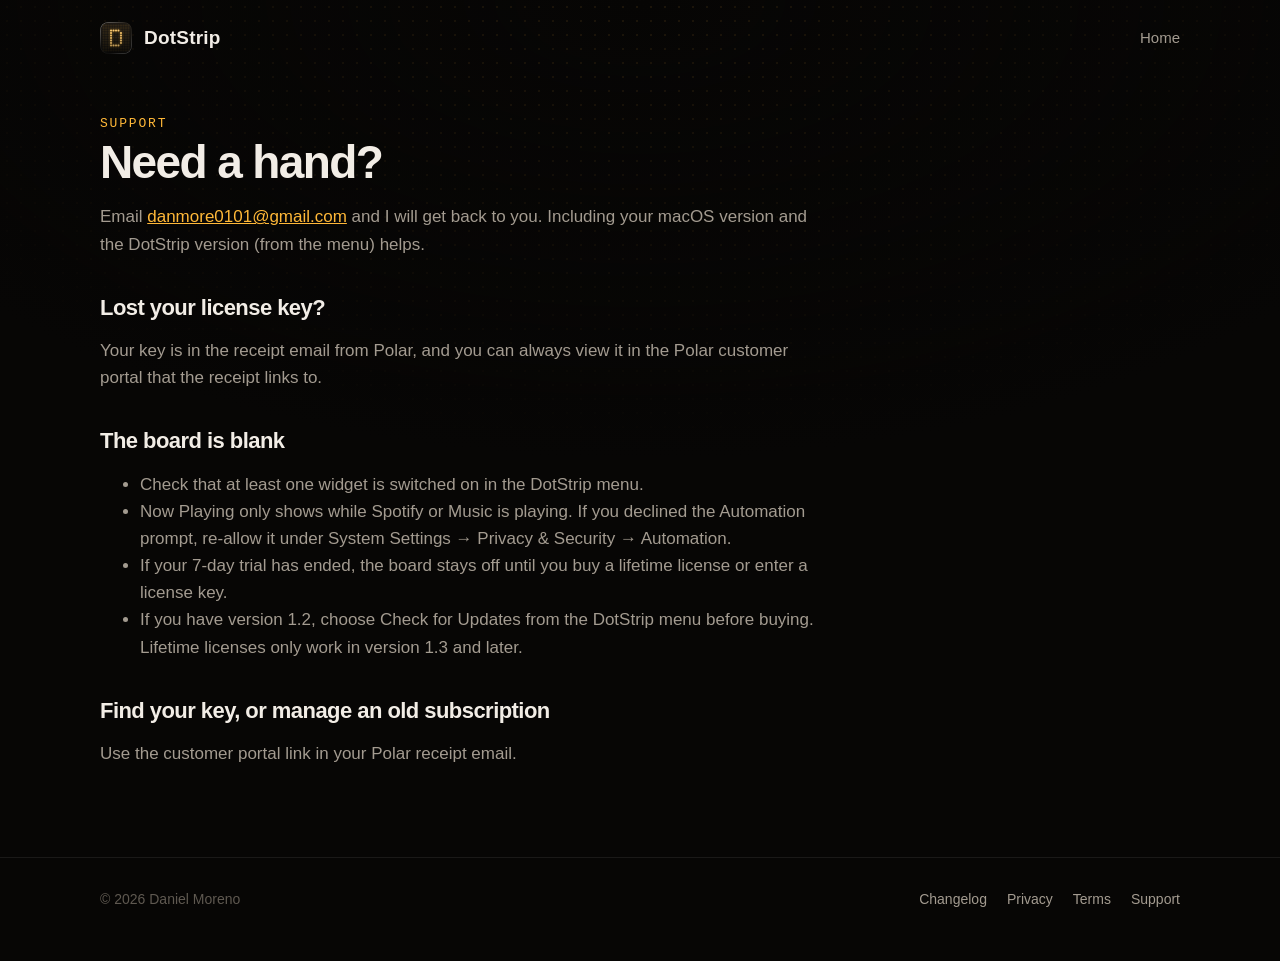
<file: support.html>
<!doctype html>
<html lang="en">
<head>
<meta charset="utf-8">
<meta name="viewport" content="width=device-width, initial-scale=1">
<title>Support — DotStrip</title>
<link rel="icon" href="assets/icon.png">
<link rel="stylesheet" href="assets/style.css">
<script defer src="https://cloud.umami.is/script.js" data-website-id="881c015a-dc13-47d8-9dbd-c91f7316cd93"></script>
</head>
<body>
<div class="wrap">
  <nav><a class="brand" href="/"><img src="assets/icon.png" alt="">DotStrip</a>
  <ul><li><a href="/">Home</a></li></ul></nav>
  <main class="doc">
    <div class="eyebrow">Support</div>
    <h1>Need a hand?</h1>
    <p>Email <a href="mailto:danmore0101@gmail.com">danmore0101@gmail.com</a> and I will get back to you. Including your macOS version and the DotStrip version (from the menu) helps.</p>
    <h2>Lost your license key?</h2>
    <p>Your key is in the receipt email from Polar, and you can always view it in the Polar customer portal that the receipt links to.</p>
    <h2>The board is blank</h2>
    <ul>
      <li>Check that at least one widget is switched on in the DotStrip menu.</li>
      <li>Now Playing only shows while Spotify or Music is playing. If you declined the Automation prompt, re-allow it under System Settings &rarr; Privacy &amp; Security &rarr; Automation.</li>
      <li>If your 7-day trial has ended, the board stays off until you buy a lifetime license or enter a license key.</li>
      <li>If you have version 1.2, choose Check for Updates from the DotStrip menu before buying. Lifetime licenses only work in version 1.3 and later.</li>
    </ul>
    <h2>Find your key, or manage an old subscription</h2>
    <p>Use the customer portal link in your Polar receipt email.</p>
  </main>
</div>
<footer><div class="wrap"><span>&copy; 2026 Daniel Moreno</span>
<span><a href="changelog.html">Changelog</a><a href="privacy.html">Privacy</a><a href="terms.html">Terms</a><a href="support.html">Support</a></span></div></footer>
</body>
</html>
</file>
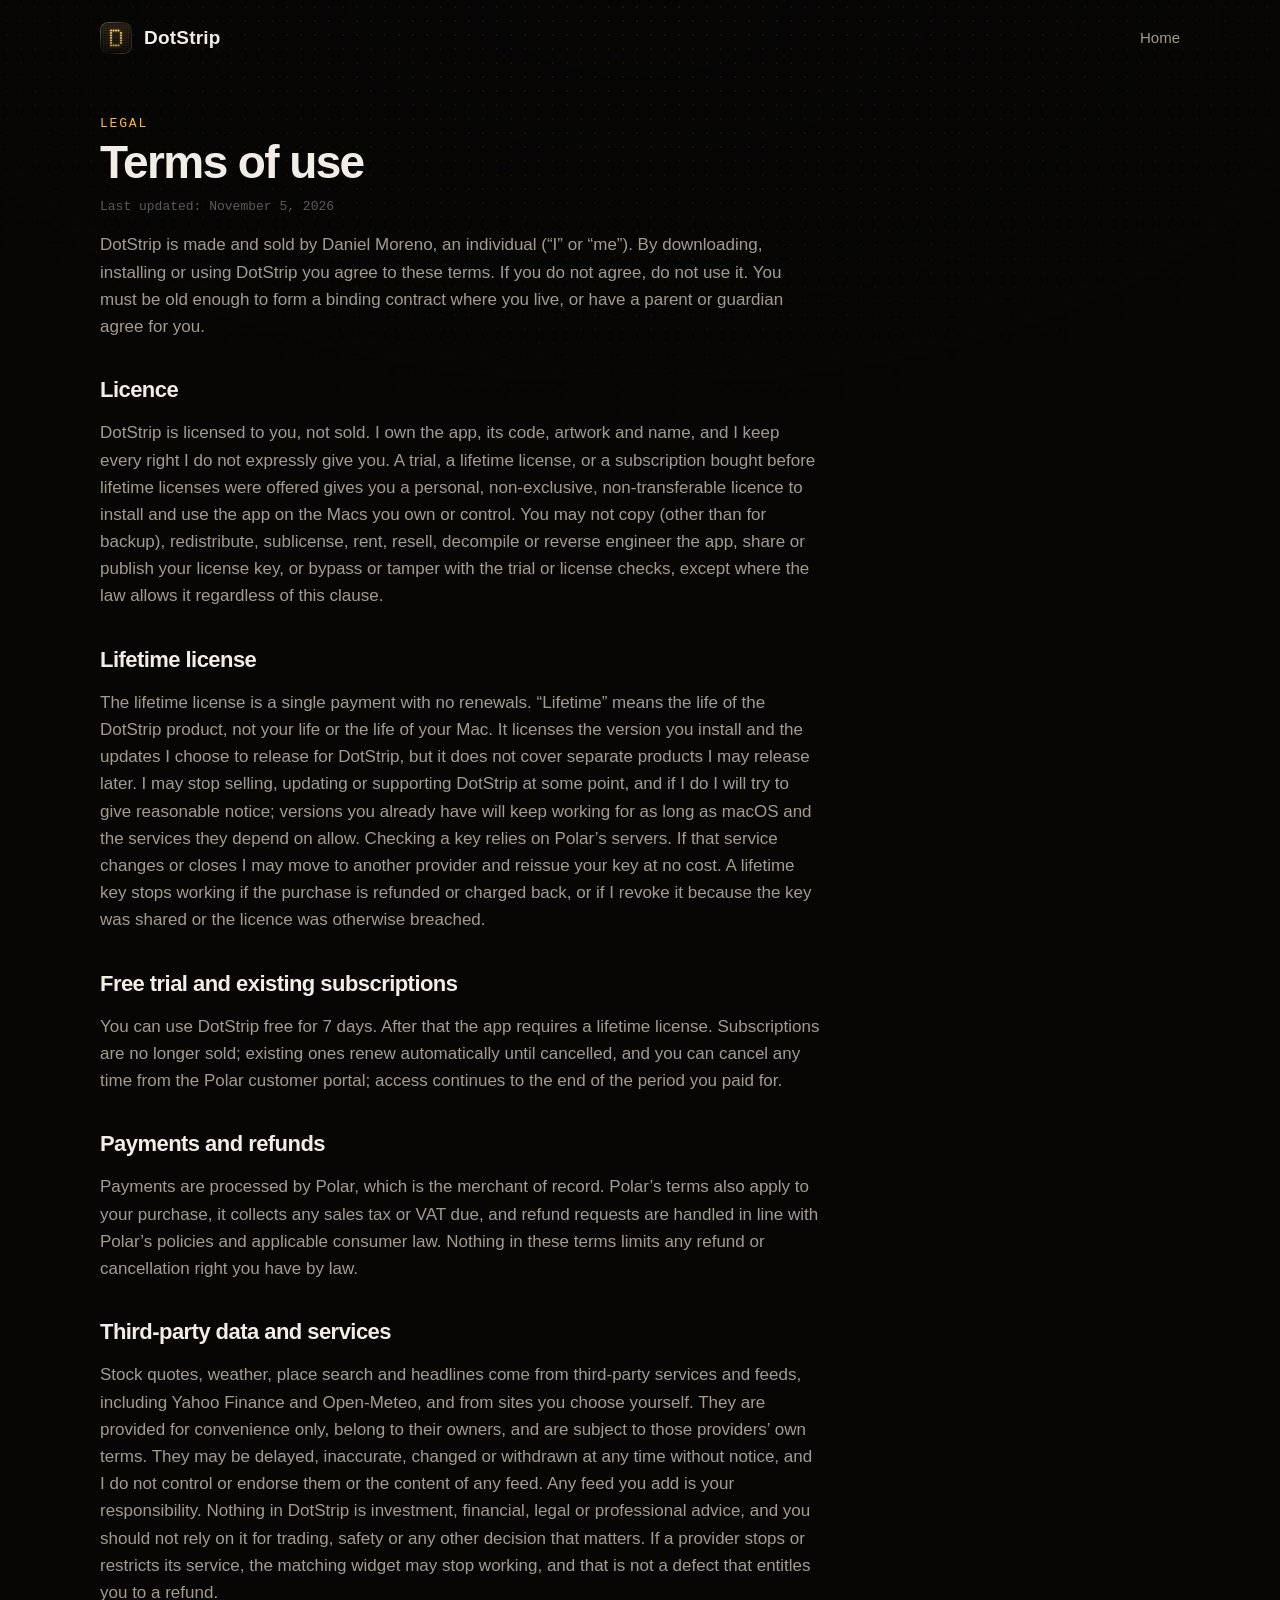
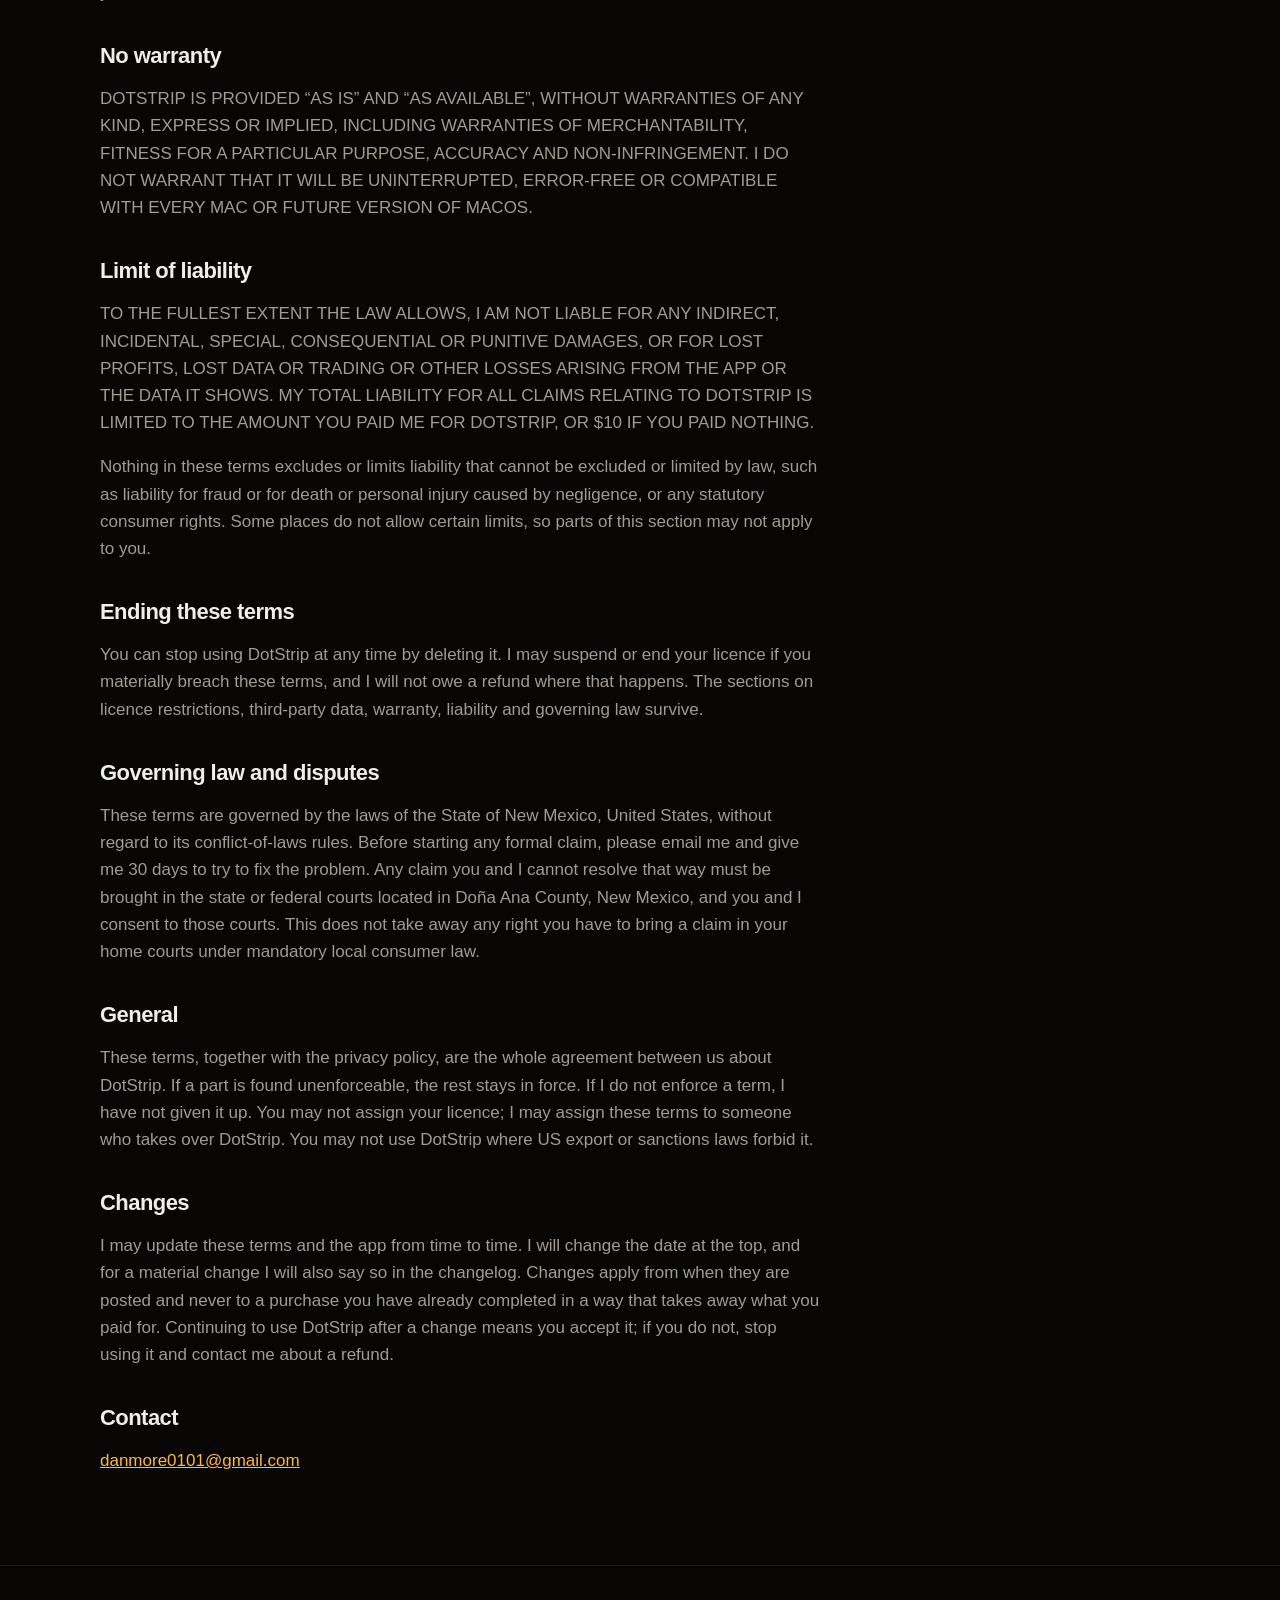
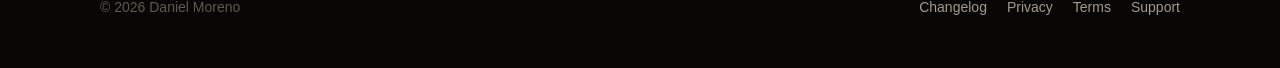
<file: terms.html>
<!doctype html>
<html lang="en">
<head>
<meta charset="utf-8">
<meta name="viewport" content="width=device-width, initial-scale=1">
<title>Terms — DotStrip</title>
<link rel="icon" href="assets/icon.png">
<link rel="stylesheet" href="assets/style.css">
<script defer src="https://cloud.umami.is/script.js" data-website-id="881c015a-dc13-47d8-9dbd-c91f7316cd93"></script>
</head>
<body>
<div class="wrap">
  <nav><a class="brand" href="/"><img src="assets/icon.png" alt="">DotStrip</a>
  <ul><li><a href="/">Home</a></li></ul></nav>
  <main class="doc">
    <div class="eyebrow">Legal</div>
    <h1>Terms of use</h1>
    <p class="meta">Last updated: November 5, 2026</p>
    <p>DotStrip is made and sold by Daniel Moreno, an individual (&ldquo;I&rdquo; or &ldquo;me&rdquo;). By downloading, installing or using DotStrip you agree to these terms. If you do not agree, do not use it. You must be old enough to form a binding contract where you live, or have a parent or guardian agree for you.</p>

    <h2>Licence</h2>
    <p>DotStrip is licensed to you, not sold. I own the app, its code, artwork and name, and I keep every right I do not expressly give you. A trial, a lifetime license, or a subscription bought before lifetime licenses were offered gives you a personal, non-exclusive, non-transferable licence to install and use the app on the Macs you own or control. You may not copy (other than for backup), redistribute, sublicense, rent, resell, decompile or reverse engineer the app, share or publish your license key, or bypass or tamper with the trial or license checks, except where the law allows it regardless of this clause.</p>

    <h2>Lifetime license</h2>
    <p>The lifetime license is a single payment with no renewals. &ldquo;Lifetime&rdquo; means the life of the DotStrip product, not your life or the life of your Mac. It licenses the version you install and the updates I choose to release for DotStrip, but it does not cover separate products I may release later. I may stop selling, updating or supporting DotStrip at some point, and if I do I will try to give reasonable notice; versions you already have will keep working for as long as macOS and the services they depend on allow. Checking a key relies on Polar&rsquo;s servers. If that service changes or closes I may move to another provider and reissue your key at no cost. A lifetime key stops working if the purchase is refunded or charged back, or if I revoke it because the key was shared or the licence was otherwise breached.</p>

    <h2>Free trial and existing subscriptions</h2>
    <p>You can use DotStrip free for 7 days. After that the app requires a lifetime license. Subscriptions are no longer sold; existing ones renew automatically until cancelled, and you can cancel any time from the Polar customer portal; access continues to the end of the period you paid for.</p>

    <h2>Payments and refunds</h2>
    <p>Payments are processed by Polar, which is the merchant of record. Polar&rsquo;s terms also apply to your purchase, it collects any sales tax or VAT due, and refund requests are handled in line with Polar&rsquo;s policies and applicable consumer law. Nothing in these terms limits any refund or cancellation right you have by law.</p>

    <h2>Third-party data and services</h2>
    <p>Stock quotes, weather, place search and headlines come from third-party services and feeds, including Yahoo Finance and Open-Meteo, and from sites you choose yourself. They are provided for convenience only, belong to their owners, and are subject to those providers&rsquo; own terms. They may be delayed, inaccurate, changed or withdrawn at any time without notice, and I do not control or endorse them or the content of any feed. Any feed you add is your responsibility. Nothing in DotStrip is investment, financial, legal or professional advice, and you should not rely on it for trading, safety or any other decision that matters. If a provider stops or restricts its service, the matching widget may stop working, and that is not a defect that entitles you to a refund.</p>

    <h2>No warranty</h2>
    <p>DOTSTRIP IS PROVIDED &ldquo;AS IS&rdquo; AND &ldquo;AS AVAILABLE&rdquo;, WITHOUT WARRANTIES OF ANY KIND, EXPRESS OR IMPLIED, INCLUDING WARRANTIES OF MERCHANTABILITY, FITNESS FOR A PARTICULAR PURPOSE, ACCURACY AND NON-INFRINGEMENT. I DO NOT WARRANT THAT IT WILL BE UNINTERRUPTED, ERROR-FREE OR COMPATIBLE WITH EVERY MAC OR FUTURE VERSION OF MACOS.</p>

    <h2>Limit of liability</h2>
    <p>TO THE FULLEST EXTENT THE LAW ALLOWS, I AM NOT LIABLE FOR ANY INDIRECT, INCIDENTAL, SPECIAL, CONSEQUENTIAL OR PUNITIVE DAMAGES, OR FOR LOST PROFITS, LOST DATA OR TRADING OR OTHER LOSSES ARISING FROM THE APP OR THE DATA IT SHOWS. MY TOTAL LIABILITY FOR ALL CLAIMS RELATING TO DOTSTRIP IS LIMITED TO THE AMOUNT YOU PAID ME FOR DOTSTRIP, OR $10 IF YOU PAID NOTHING.</p>
    <p>Nothing in these terms excludes or limits liability that cannot be excluded or limited by law, such as liability for fraud or for death or personal injury caused by negligence, or any statutory consumer rights. Some places do not allow certain limits, so parts of this section may not apply to you.</p>

    <h2>Ending these terms</h2>
    <p>You can stop using DotStrip at any time by deleting it. I may suspend or end your licence if you materially breach these terms, and I will not owe a refund where that happens. The sections on licence restrictions, third-party data, warranty, liability and governing law survive.</p>

    <h2>Governing law and disputes</h2>
    <p>These terms are governed by the laws of the State of New Mexico, United States, without regard to its conflict-of-laws rules. Before starting any formal claim, please email me and give me 30 days to try to fix the problem. Any claim you and I cannot resolve that way must be brought in the state or federal courts located in Do&ntilde;a Ana County, New Mexico, and you and I consent to those courts. This does not take away any right you have to bring a claim in your home courts under mandatory local consumer law.</p>

    <h2>General</h2>
    <p>These terms, together with the privacy policy, are the whole agreement between us about DotStrip. If a part is found unenforceable, the rest stays in force. If I do not enforce a term, I have not given it up. You may not assign your licence; I may assign these terms to someone who takes over DotStrip. You may not use DotStrip where US export or sanctions laws forbid it.</p>

    <h2>Changes</h2>
    <p>I may update these terms and the app from time to time. I will change the date at the top, and for a material change I will also say so in the changelog. Changes apply from when they are posted and never to a purchase you have already completed in a way that takes away what you paid for. Continuing to use DotStrip after a change means you accept it; if you do not, stop using it and contact me about a refund.</p>

    <h2>Contact</h2>
    <p><a href="mailto:danmore0101@gmail.com">danmore0101@gmail.com</a></p>
  </main>
</div>
<footer><div class="wrap"><span>&copy; 2026 Daniel Moreno</span>
<span><a href="changelog.html">Changelog</a><a href="privacy.html">Privacy</a><a href="terms.html">Terms</a><a href="support.html">Support</a></span></div></footer>
</body>
</html>
</file>
<file: assets/style.css>
:root {
  --on: rgb(255,184,56);
  --on-rgb: 255,184,56;
  --panel: #0f0d0a;
  --bg: #070605;
  --ink: #f2ede6;
  --dim: #a39b90;
  --faint: #5f5951;
  --line: rgba(255,255,255,.08);
  --card: #0d0b09;
  --sans: -apple-system, BlinkMacSystemFont, "SF Pro Text", "Inter", "Helvetica Neue", Arial, sans-serif;
  --mono: ui-monospace, "SF Mono", Menlo, Consolas, monospace;
}
* { box-sizing: border-box; }
html { scroll-behavior: smooth; }
body {
  margin: 0; background: var(--bg); color: var(--ink);
  font: 17px/1.6 var(--sans); -webkit-font-smoothing: antialiased;
  background-image: radial-gradient(rgba(var(--on-rgb), .09) 1.1px, transparent 1.3px);
  background-size: 14px 14px;
  background-attachment: fixed;
}
body::before { /* fade the lattice out toward the page body */
  content: ""; position: fixed; inset: 0; z-index: -1; pointer-events: none;
  background: radial-gradient(ellipse 80% 60% at 50% 0%, transparent 0%, var(--bg) 85%);
}
a { color: inherit; }
.wrap { width: min(1080px, 100% - 40px); margin-inline: auto; }

/* nav */
nav { display: flex; align-items: center; justify-content: space-between; padding: 22px 0; }
.brand { display: flex; align-items: center; gap: 12px; text-decoration: none; font: 700 19px var(--sans); letter-spacing: .2px; }
.brand img { width: 32px; height: 32px; border-radius: 8px; }
nav ul { display: flex; gap: 26px; list-style: none; margin: 0; padding: 0; font-size: 15px; color: var(--dim); }
nav ul a { text-decoration: none; }
nav ul a:hover { color: var(--ink); }
@media (max-width: 640px) { nav ul li:not(:last-child) { display: none; } }

/* buttons */
.btn {
  display: inline-flex; align-items: center; gap: 10px; padding: 13px 22px; border-radius: 12px;
  font: 600 16px var(--sans); text-decoration: none; border: 1px solid transparent; cursor: pointer;
  transition: transform .15s, box-shadow .15s, background .15s;
}
.btn.primary { background: var(--on); color: #140d02; box-shadow: 0 0 28px rgba(var(--on-rgb), .35); }
.btn.primary:hover { transform: translateY(-1px); box-shadow: 0 0 40px rgba(var(--on-rgb), .55); }
.btn.ghost { border-color: var(--line); color: var(--ink); background: rgba(255,255,255,.03); }
.btn.ghost:hover { background: rgba(255,255,255,.07); }

/* hero */
.hero { padding: 54px 0 30px; text-align: center; }
.eyebrow { font: 500 13px var(--mono); letter-spacing: .14em; text-transform: uppercase; color: var(--on); }
h1 { font: 800 clamp(38px, 7vw, 76px)/1.03 var(--sans); letter-spacing: -.035em; margin: 16px 0 18px; }
h1 em { font-style: normal; color: var(--on); text-shadow: 0 0 34px rgba(var(--on-rgb), .55); }
.lede { max-width: 600px; margin: 0 auto 30px; color: var(--dim); font-size: clamp(17px, 2.2vw, 20px); }
.cta { display: flex; gap: 12px; justify-content: center; flex-wrap: wrap; }
.fine { color: var(--faint); font-size: 14px; margin-top: 14px; }

/* the menu bar mock-up */
.menubar img { display: block; width: 100%; height: 100%; }

/* the live board */
.zoom { margin: 34px auto 0; width: min(1000px, 100%); }
.board {
  background: var(--panel); border: 1px solid rgba(var(--on-rgb), .16); border-radius: 12px; padding: 18px 20px;
  box-shadow: inset 0 0 40px rgba(0,0,0,.6), 0 0 60px rgba(var(--on-rgb), .07);
}
/* The boards are looping clips, recorded once per colour (see site.js); each has its panel colour baked in. */
.clip { display: block; }
.clip video { display: block; width: 100%; height: auto; }
.zoom-label { display: flex; justify-content: space-between; align-items: center; margin-top: 14px; gap: 14px; flex-wrap: wrap;
  font: 13px var(--mono); color: var(--faint); }
.swatches { display: flex; gap: 10px; align-items: center; }
.swatches span { margin-right: 4px; }
.swatches button {
  width: 22px; height: 22px; border-radius: 50%; border: 2px solid transparent; padding: 0; cursor: pointer;
  background: var(--c); box-shadow: 0 0 12px var(--c); outline-offset: 3px;
}
.swatches button[aria-pressed="true"] { border-color: var(--ink); }

/* sections */
section { padding: 84px 0 10px; }
h2 { font: 700 clamp(28px, 4vw, 42px)/1.1 var(--sans); letter-spacing: -.025em; margin: 10px 0 14px; }
.sub { color: var(--dim); max-width: 620px; margin: 0 0 40px; }
.grid { display: grid; grid-template-columns: repeat(2, 1fr); gap: 18px; }
@media (max-width: 760px) { .grid { grid-template-columns: 1fr; } }
.card { background: var(--card); border: 1px solid var(--line); border-radius: 16px; padding: 22px; }
.card h3 { margin: 18px 0 6px; font: 650 19px var(--sans); }
.card p { margin: 0; color: var(--dim); font-size: 15.5px; }
.card .board { padding: 12px 14px; border-radius: 9px; }

.facts { display: grid; grid-template-columns: repeat(3, 1fr); gap: 18px; margin-top: 18px; }
@media (max-width: 760px) { .facts { grid-template-columns: 1fr; } }
.fact { border-left: 2px solid rgba(var(--on-rgb), .5); padding: 2px 0 2px 18px; }
.fact b { display: block; font: 650 17px var(--sans); margin-bottom: 4px; }
.fact span { color: var(--dim); font-size: 15.5px; }

/* pricing */
.price { background: var(--card); border: 1px solid rgba(var(--on-rgb), .25); border-radius: 20px; padding: 36px;
  display: grid; grid-template-columns: 1.2fr 1fr; gap: 34px; box-shadow: 0 0 80px rgba(var(--on-rgb), .07); }
@media (max-width: 760px) { .price { grid-template-columns: 1fr; padding: 26px; } }
.price h3 { font: 700 26px var(--sans); margin: 0 0 8px; }
.price ul { list-style: none; padding: 0; margin: 18px 0 0; color: var(--dim); }
.price li { padding: 6px 0 6px 28px; position: relative; }
.price li::before { content: ""; position: absolute; left: 4px; top: 15px; width: 8px; height: 8px; border-radius: 50%;
  background: var(--on); box-shadow: 0 0 10px var(--on); }
.price .side { display: flex; flex-direction: column; justify-content: center; gap: 12px; }
.price .side .btn { justify-content: center; }
.price .fine { margin: 0; text-align: center; }

/* faq */
details { border-top: 1px solid var(--line); padding: 18px 0; }
details:last-of-type { border-bottom: 1px solid var(--line); }
summary { cursor: pointer; font: 600 17px var(--sans); list-style: none; display: flex; justify-content: space-between; gap: 20px; }
summary::after { content: "+"; color: var(--on); font-family: var(--mono); }
details[open] summary::after { content: "\2212"; }
details p { color: var(--dim); margin: 10px 0 0; max-width: 720px; }

footer { margin-top: 90px; border-top: 1px solid var(--line); padding: 30px 0 50px; color: var(--faint); font-size: 14px; }
footer .wrap { display: flex; justify-content: space-between; gap: 20px; flex-wrap: wrap; }
footer nav2 a, footer a { color: var(--dim); text-decoration: none; margin-left: 20px; }
footer a:first-child { margin-left: 0; }
footer a:hover { color: var(--ink); }

/* text pages (privacy, terms, support) */
.doc { max-width: 720px; padding: 40px 0 0; }
.doc h1 { font-size: clamp(32px, 5vw, 46px); text-align: left; margin: 8px 0 8px; }
.doc h2 { font-size: 22px; margin: 38px 0 8px; }
.doc p, .doc li { color: var(--dim); }
.doc a { color: var(--on); }
.doc .meta { color: var(--faint); font: 13px var(--mono); }

/* menu section */
.menu-feature { display: grid; grid-template-columns: minmax(0, 520px) 1fr; gap: 44px; align-items: center; }
.menu-feature img { width: 100%; height: auto; border-radius: 14px; border: 1px solid var(--line); box-shadow: 0 24px 70px rgba(0,0,0,.6); }
.bullets { list-style: none; padding: 0; margin: 0; }
.bullets li { padding: 10px 0 10px 28px; position: relative; color: var(--dim); }
.bullets li b { color: var(--ink); }
.bullets li::before { content: ""; position: absolute; left: 4px; top: 21px; width: 8px; height: 8px; border-radius: 50%;
  background: var(--on); box-shadow: 0 0 10px var(--on); }
@media (max-width: 760px) { .menu-feature { grid-template-columns: 1fr; gap: 26px; } .menu-feature img { max-width: 100%; } }

/* on a phone, show the right-hand end of the menu bar large instead of the whole bar tiny */
.menubar-clip { margin: 40px auto 0; width: min(1040px, 100%); }
.menubar-clip .menubar { margin: 0; width: 100%; }
@media (max-width: 760px) {
  .menubar-clip { overflow: hidden; }
  .menubar-clip .menubar { width: 820px; margin-left: calc(100% - 820px); }
}
:focus-visible { outline: 2px solid var(--on); outline-offset: 3px; }

[hidden] { display: none !important; }

/* "New in" pill under the hero buttons */
.whatsnew { display: inline-flex; align-items: center; gap: 10px; margin-top: 18px; padding: 7px 16px; border-radius: 99px;
  border: 1px solid rgba(var(--on-rgb), .35); background: rgba(var(--on-rgb), .07); color: var(--dim); font-size: 14px; text-decoration: none; }
.whatsnew b { color: var(--on); font: 600 12px var(--mono); letter-spacing: .1em; text-transform: uppercase; }
.whatsnew:hover { color: var(--ink); background: rgba(var(--on-rgb), .12); }
a.inline { color: var(--on); text-decoration: none; border-bottom: 1px solid rgba(var(--on-rgb), .4); }
a.inline:hover { border-bottom-color: var(--on); }
.tag { margin-left: 6px; padding: 2px 8px; border-radius: 99px; vertical-align: 2px; background: rgba(var(--on-rgb), .14);
  color: var(--on); font: 600 11px var(--mono); letter-spacing: .1em; text-transform: uppercase; }

/* changelog */
.releases { margin-top: 34px; }
.release { display: grid; grid-template-columns: 150px 1fr; gap: 10px 36px; padding: 34px 0; border-top: 1px solid var(--line); }
.release:last-child { border-bottom: 1px solid var(--line); }
.release .when { font: 13px var(--mono); color: var(--faint); }
.release .when b { display: block; margin-bottom: 4px; font: 700 26px var(--sans); letter-spacing: -.02em; color: var(--ink); }
.release h2 { margin: 0 0 4px; font-size: 14px; letter-spacing: .14em; text-transform: uppercase; font-family: var(--mono); font-weight: 500; color: var(--on); }
.release h2:not(:first-child) { margin-top: 24px; }
.release ul { list-style: none; padding: 0; margin: 8px 0 0; }
.release li { position: relative; padding: 6px 0 6px 26px; color: var(--dim); }
.release li b { color: var(--ink); }
.release li::before { content: ""; position: absolute; left: 4px; top: 16px; width: 7px; height: 7px; border-radius: 50%;
  background: var(--on); box-shadow: 0 0 9px var(--on); }
.release p { margin: 8px 0 0; color: var(--dim); }
.release .figure { margin: 18px 0 4px; }
@media (max-width: 640px) { .release { grid-template-columns: 1fr; gap: 14px; } }
</file>
<file: assets/menubar.css>
.menubar { position: relative; aspect-ratio: 1200 / 41; }
.menubar .panel {
  position: absolute; left: 25.167%; top: 9.024%; width: 53.000%;
  box-sizing: border-box; padding: 0.167% 0.500%;
  background: var(--panel); border-radius: 3px;
  box-shadow: 0 0 0 1px rgba(0,0,0,.5), 0 0 24px rgba(var(--on-rgb), .18);
}
.menubar .panel .clip { display: block; width: 100%; }
</file>
<file: assets/gallery.css>
/* screenshot gallery + lightbox */
.shots { display: grid; grid-template-columns: repeat(2, 1fr); gap: 18px; }
.shot {
  appearance: none; display: block; width: 100%; padding: 0; margin: 0; text-align: left; cursor: zoom-in;
  background: var(--card); border: 1px solid var(--line); border-radius: 16px; overflow: hidden; color: inherit; font: inherit;
  transition: transform .2s, border-color .2s, box-shadow .2s;
}
.shot:hover, .shot:focus-visible {
  transform: translateY(-3px); border-color: rgba(var(--on-rgb), .45);
  box-shadow: 0 18px 50px rgba(0,0,0,.55), 0 0 30px rgba(var(--on-rgb), .12); outline: none;
}
.shot { display: flex; flex-direction: column; }
.shot .frame { position: relative; display: block; overflow: hidden; background: #000; flex: none; }
.shot img { position: absolute; inset: 0; display: block; width: 100%; height: 100%; object-fit: cover; transition: transform .5s; }
.shot:hover img { transform: scale(1.03); }
.shot.wide { grid-column: 1 / -1; }
.shot.wide .frame { aspect-ratio: 2400 / 480; }
.shot.tall { grid-row: span 2; }
.shot.tall .frame { flex: 1; min-height: 340px; }
.shot.tall img { object-position: 30% 0; }
.shot.mid { grid-column: auto; }
.shot.mid .frame { aspect-ratio: 1600 / 600; }
.shot .cap { display: block; padding: 14px 18px 16px; }
.shot .cap b { display: block; font: 650 16px var(--sans); }
.shot .cap span { display: block; margin-top: 2px; color: var(--dim); font-size: 14.5px; line-height: 1.45; }
@media (max-width: 760px) {
  .shots { grid-template-columns: 1fr; gap: 12px; }
  .shot.tall, .shot.mid { grid-row: auto; grid-column: auto; }
  .shot.tall .frame { flex: none; aspect-ratio: 4 / 3; min-height: 0; }
  .shot .cap { padding: 12px 14px 14px; }
}

.lb {
  position: fixed; inset: 0; z-index: 100; display: none; align-items: center; justify-content: center; flex-direction: column;
  background: rgba(4,3,2,.92); backdrop-filter: blur(8px); padding: 28px 70px;
}
.lb.open { display: flex; animation: lbin .18s ease-out; }
@keyframes lbin { from { opacity: 0; } to { opacity: 1; } }
.lb figure { margin: 0; max-width: min(1400px, 100%); display: flex; flex-direction: column; align-items: center; min-height: 0; }
.lb img {
  max-width: 100%; max-height: calc(100vh - 150px); width: auto; height: auto; border-radius: 12px;
  border: 1px solid var(--line); box-shadow: 0 30px 90px rgba(0,0,0,.7);
}
.lb figcaption { margin-top: 16px; text-align: center; color: var(--dim); font-size: 15px; }
.lb figcaption b { color: var(--ink); font-weight: 650; margin-right: 8px; }
.lb .count { font: 500 12px var(--mono); letter-spacing: .12em; color: var(--faint); margin-top: 6px; }
.lb button {
  position: absolute; appearance: none; border: 1px solid var(--line); background: rgba(255,255,255,.05); color: var(--ink);
  width: 44px; height: 44px; border-radius: 50%; font: 400 22px/1 var(--sans); cursor: pointer; display: grid; place-items: center;
  transition: background .15s, border-color .15s;
}
.lb button:hover, .lb button:focus-visible { background: rgba(var(--on-rgb), .16); border-color: rgba(var(--on-rgb), .5); outline: none; }
.lb .x { top: 18px; right: 18px; }
.lb .prev { left: 14px; top: 50%; transform: translateY(-50%); }
.lb .next { right: 14px; top: 50%; transform: translateY(-50%); }
@media (max-width: 640px) {
  .lb { padding: 64px 14px 90px; }
  .lb .prev, .lb .next { top: auto; bottom: 22px; transform: none; }
  .lb .prev { left: calc(50% - 56px); } .lb .next { right: calc(50% - 56px); }
}

/* demo video */
.demo { margin: 0 auto 26px; max-width: 900px; }
.demo video { display: block; width: 100%; height: auto; aspect-ratio: 1400 / 1144; background: #000; border-radius: 16px; border: 1px solid var(--line); box-shadow: 0 24px 70px rgba(0,0,0,.6); }
.demo figcaption { margin-top: 12px; text-align: center; color: var(--dim); font-size: 15px; }
.demo figcaption b { color: var(--ink); font-weight: 650; }

/* an odd tile out at the end spans the row */
.shots > .shot.mid:last-child:nth-child(even) { grid-column: 1 / -1; }
.shots > .shot.mid:last-child:nth-child(even) .frame { aspect-ratio: 2400 / 480; }
.shots > .shot.mid:last-child:nth-child(even) img { object-position: 50% 0; }
@media (max-width: 760px) { .shots > .shot.mid:last-child:nth-child(even) .frame { aspect-ratio: 1600 / 600; } }

/* the colour switcher stands alone under the hero clip */
.zoom { margin-top: 26px; }
.zoom .zoom-label { justify-content: center; margin-top: 0; }
</file>
